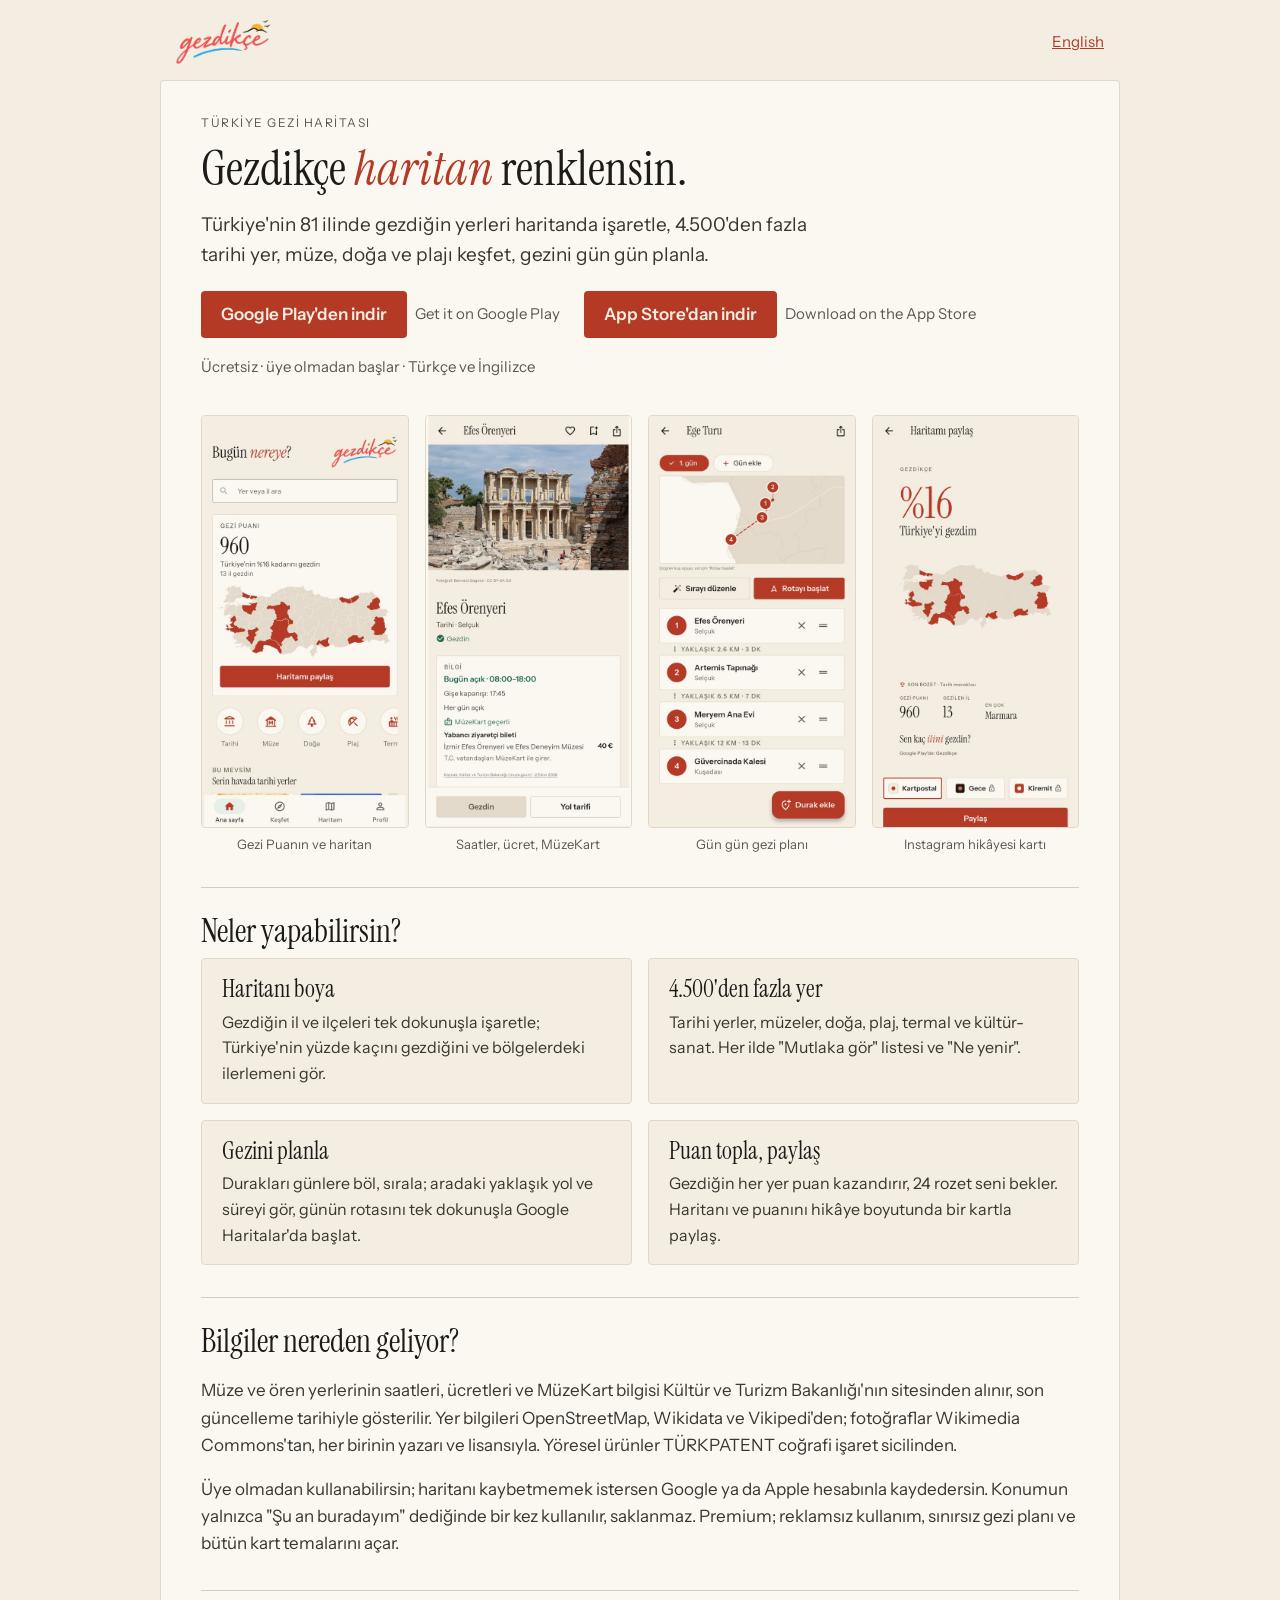
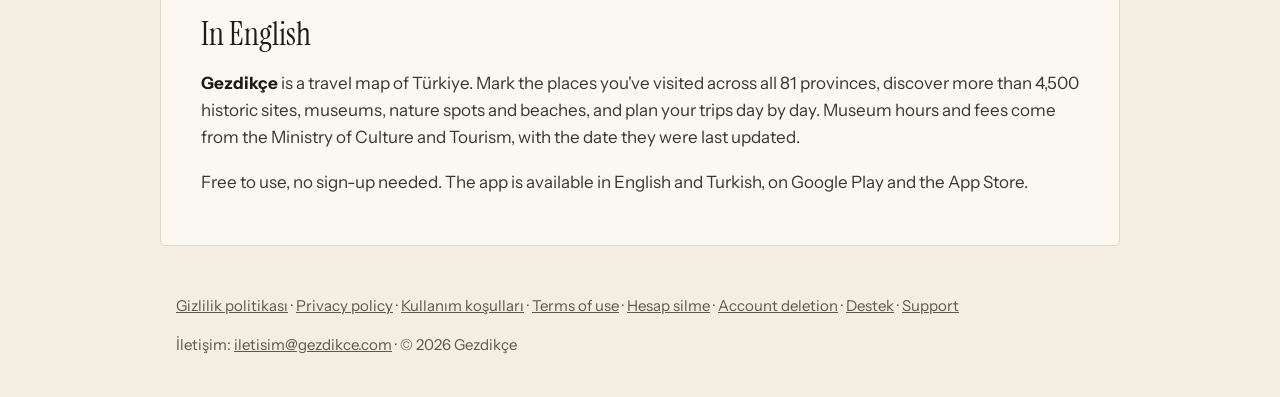
<file: index.html>
<!doctype html>
<html lang="tr">
<head>
<meta charset="utf-8">
<meta name="viewport" content="width=device-width, initial-scale=1">
<title>Türkiye&#x27;de gezdiğin yerlerin haritası · Gezdikçe</title>
<meta name="description" content="Türkiye&#x27;nin 81 ilinde gezdiğin yerleri haritanda işaretle, 4.500&#x27;den fazla tarihi yer, müze, doğa ve plajı keşfet, gezini gün gün planla.">
<meta name="apple-itunes-app" content="app-id=6827953929">
<link rel="stylesheet" href="stil.css">
<link rel="icon" type="image/png" href="simge.png">
<script>if(location.hostname.endsWith('.github.io')){location.replace('https://gezdikce.com'+location.pathname.replace(/^\/gezi-haritam/,'')+location.hash)}</script>
</head>
<body class="tanitim">
<header><a class="marka" href=""><img src="logo.png" alt="Gezdikçe" height="44"></a><a class="dil" href="#english">English</a></header>
<main>
<section class="giris">
<p class="ust-etiket">Türkiye gezi haritası</p>
<h1>Gezdikçe <em>haritan</em> renklensin.</h1>
<p class="lede">Türkiye'nin 81 ilinde gezdiğin yerleri haritanda işaretle, 4.500'den fazla tarihi yer, müze, doğa ve plajı keşfet, gezini gün gün planla.</p>
<p class="magazalar"><span class="magaza-satir"><a class="magaza" href="https://play.google.com/store/apps/details?id=com.gezdikce.app&amp;referrer=utm_source%3Dsite%26utm_medium%3Dweb%26utm_campaign%3Dana_sayfa">Google Play'den indir</a><span lang="en" class="ikincil">Get it on Google Play</span></span><span class="magaza-satir"><a class="magaza" href="https://apps.apple.com/tr/app/gezdik%C3%A7e/id6827953929">App Store'dan indir</a><span lang="en" class="ikincil">Download on the App Store</span></span></p>
<p class="not">Ücretsiz · üye olmadan başlar · Türkçe ve İngilizce</p>
</section>

<ul class="ekranlar">
<li><img src="gorsel/01_ana_sayfa.jpg" alt="Ana sayfa: Gezi Puanı ve Türkiye haritası" loading="lazy" width="540" height="1080"><span>Gezi Puanın ve haritan</span></li>
<li><img src="gorsel/04_yer.jpg" alt="Yer sayfası: Efes Örenyeri, ziyaret saatleri" loading="lazy" width="540" height="1080"><span>Saatler, ücret, MüzeKart</span></li>
<li><img src="gorsel/07_plan.jpg" alt="Gezi planı: günün durakları ve rota" loading="lazy" width="540" height="1080"><span>Gün gün gezi planı</span></li>
<li><img src="gorsel/06_paylasim.jpg" alt="Paylaşım kartı: Türkiye&#x27;nin yüzde kaçını gezdin" loading="lazy" width="540" height="1080"><span>Instagram hikâyesi kartı</span></li>
</ul>

<h2>Neler yapabilirsin?</h2>
<div class="ozellikler">
<div class="ozellik"><h3>Haritanı boya</h3><p>Gezdiğin il ve ilçeleri tek dokunuşla işaretle; Türkiye'nin yüzde kaçını gezdiğini ve bölgelerdeki ilerlemeni gör.</p></div>
<div class="ozellik"><h3>4.500'den fazla yer</h3><p>Tarihi yerler, müzeler, doğa, plaj, termal ve kültür-sanat. Her ilde "Mutlaka gör" listesi ve "Ne yenir".</p></div>
<div class="ozellik"><h3>Gezini planla</h3><p>Durakları günlere böl, sırala; aradaki yaklaşık yol ve süreyi gör, günün rotasını tek dokunuşla Google Haritalar'da başlat.</p></div>
<div class="ozellik"><h3>Puan topla, paylaş</h3><p>Gezdiğin her yer puan kazandırır, 24 rozet seni bekler. Haritanı ve puanını hikâye boyutunda bir kartla paylaş.</p></div>
</div>

<h2>Bilgiler nereden geliyor?</h2>
<p>Müze ve ören yerlerinin saatleri, ücretleri ve MüzeKart bilgisi Kültür ve Turizm Bakanlığı'nın sitesinden alınır, son güncelleme tarihiyle gösterilir. Yer bilgileri OpenStreetMap, Wikidata ve Vikipedi'den; fotoğraflar Wikimedia Commons'tan, her birinin yazarı ve lisansıyla. Yöresel ürünler TÜRKPATENT coğrafi işaret sicilinden.</p>
<p>Üye olmadan kullanabilirsin; haritanı kaybetmemek istersen Google ya da Apple hesabınla kaydedersin. Konumun yalnızca "Şu an buradayım" dediğinde bir kez kullanılır, saklanmaz. Premium; reklamsız kullanım, sınırsız gezi planı ve bütün kart temalarını açar.</p>

<h2 id="english" lang="en">In English</h2>
<div lang="en">
<p><strong>Gezdikçe</strong> is a travel map of Türkiye. Mark the places you've visited across all 81 provinces, discover more than 4,500 historic sites, museums, nature spots and beaches, and plan your trips day by day. Museum hours and fees come from the Ministry of Culture and Tourism, with the date they were last updated.</p>
<p>Free to use, no sign-up needed. The app is available in English and Turkish, on Google Play and the App Store.</p>
</div>
</main>
<footer class="alt">
<p><a href="gizlilik/">Gizlilik politikası</a> · <a href="privacy/">Privacy policy</a> · <a href="kullanim-kosullari/">Kullanım koşulları</a> · <a href="terms/">Terms of use</a> · <a href="hesap-silme/">Hesap silme</a> · <a href="hesap-silme/#english">Account deletion</a> · <a href="destek/">Destek</a> · <a href="support/">Support</a></p>
<p>İletişim: <a href="mailto:iletisim@gezdikce.com">iletisim@gezdikce.com</a> · © 2026 Gezdikçe</p>
</footer>
</body>
</html>
</file>
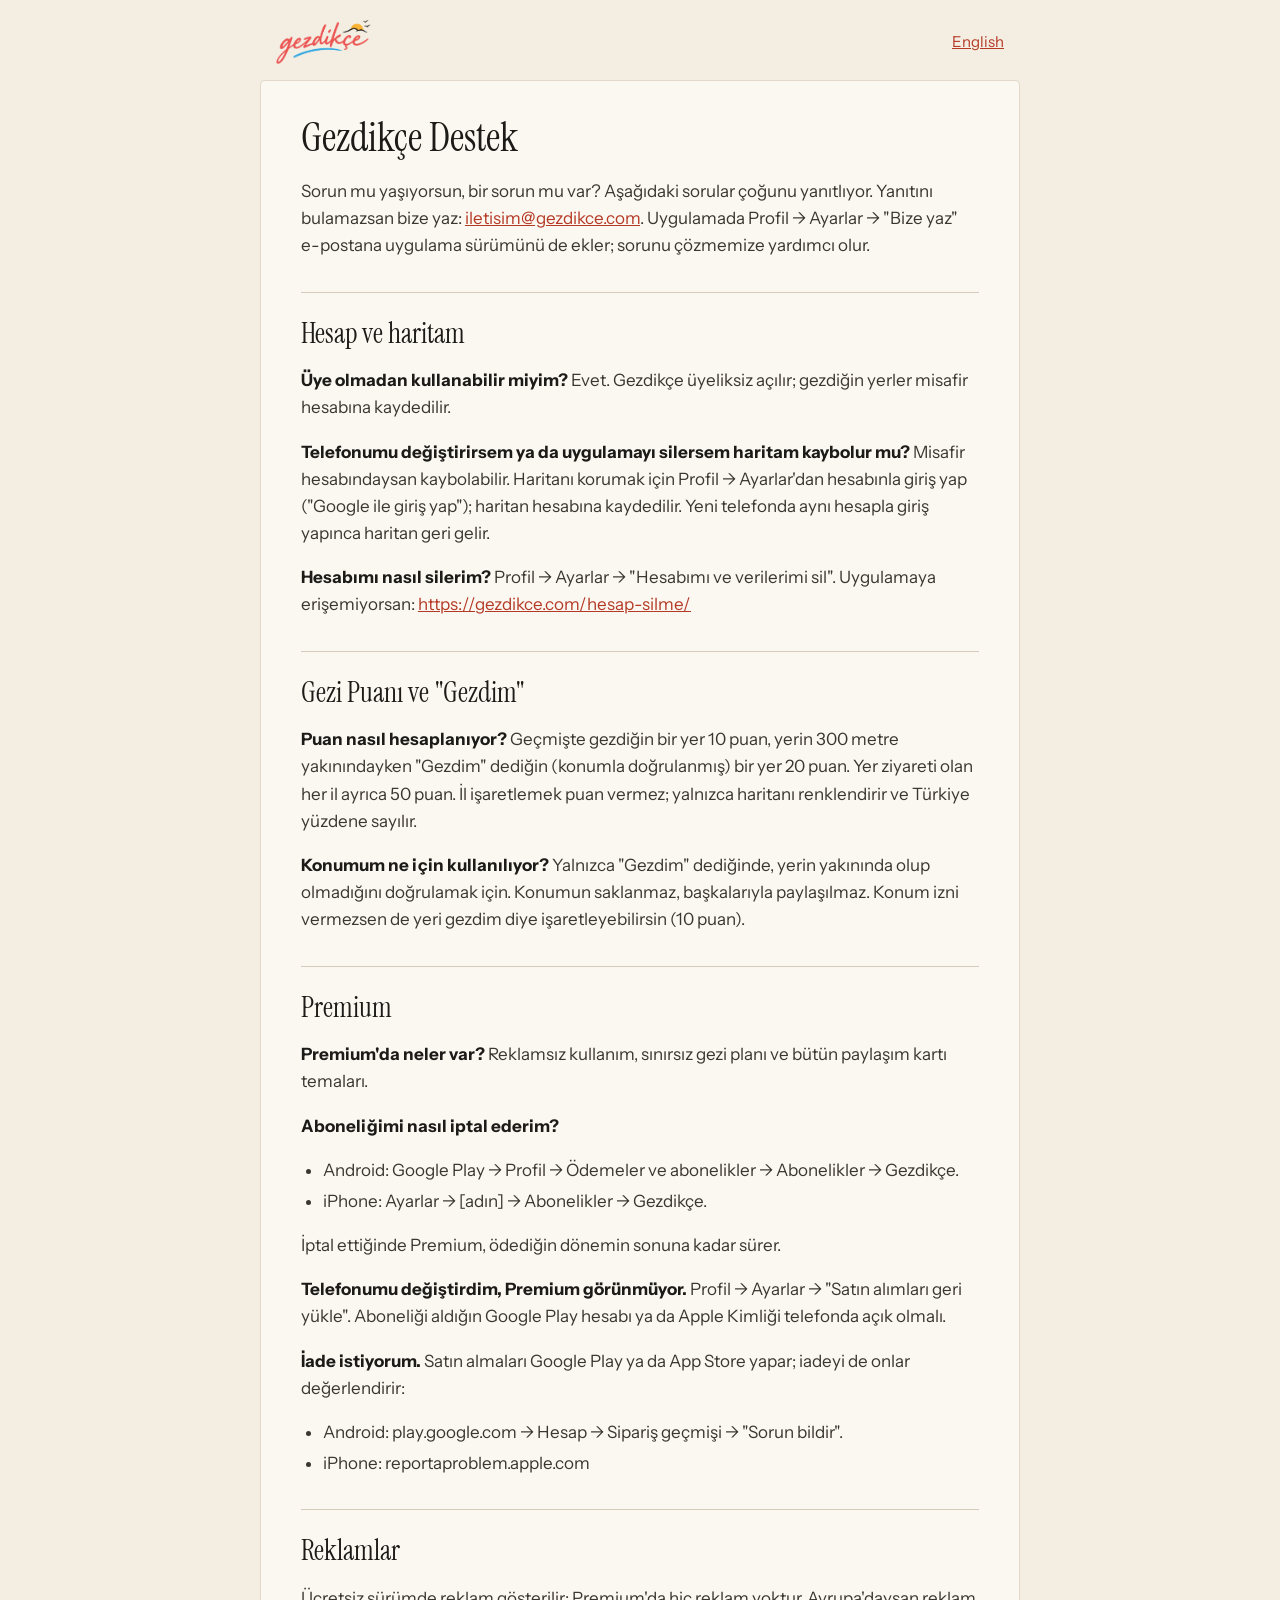
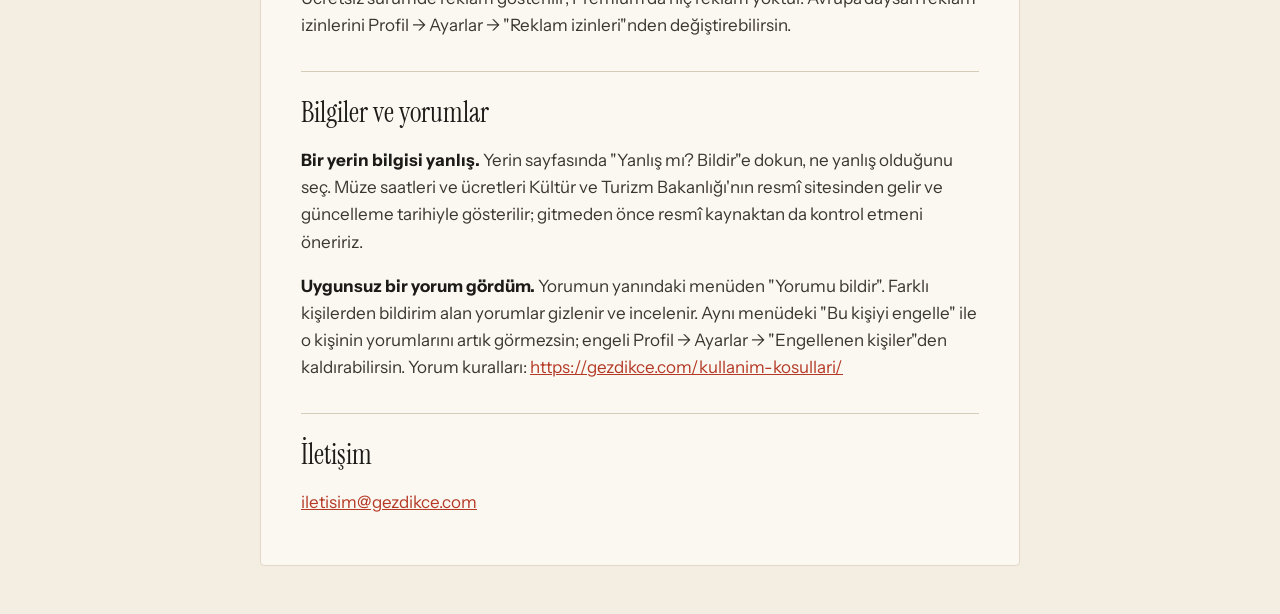
<file: destek/index.html>
<!doctype html>
<html lang="tr">
<head>
<meta charset="utf-8">
<meta name="viewport" content="width=device-width, initial-scale=1">
<title>Destek · Gezdikçe</title>
<meta name="apple-itunes-app" content="app-id=6827953929">
<link rel="stylesheet" href="../stil.css">
<link rel="icon" type="image/png" href="../simge.png">
<script>if(location.hostname.endsWith('.github.io')){location.replace('https://gezdikce.com'+location.pathname.replace(/^\/gezi-haritam/,'')+location.hash)}</script>
</head>
<body>
<header><a class="marka" href="../"><img src="../logo.png" alt="Gezdikçe" height="44"></a><a class="dil" href="../support/">English</a></header>
<main>
<h1 id="gezdikce-destek">Gezdikçe Destek</h1>
<p>Sorun mu yaşıyorsun, bir sorun mu var? Aşağıdaki sorular çoğunu yanıtlıyor. Yanıtını bulamazsan bize yaz: <a href="mailto:iletisim@gezdikce.com">iletisim@gezdikce.com</a>. Uygulamada Profil → Ayarlar → "Bize yaz" e-postana uygulama sürümünü de ekler; sorunu çözmemize yardımcı olur.</p>
<h2 id="hesap-ve-haritam">Hesap ve haritam</h2>
<p><strong>Üye olmadan kullanabilir miyim?</strong> Evet. Gezdikçe üyeliksiz açılır; gezdiğin yerler misafir hesabına kaydedilir.</p>
<p><strong>Telefonumu değiştirirsem ya da uygulamayı silersem haritam kaybolur mu?</strong> Misafir hesabındaysan kaybolabilir. Haritanı korumak için Profil → Ayarlar'dan hesabınla giriş yap ("Google ile giriş yap"); haritan hesabına kaydedilir. Yeni telefonda aynı hesapla giriş yapınca haritan geri gelir.</p>
<p><strong>Hesabımı nasıl silerim?</strong> Profil → Ayarlar → "Hesabımı ve verilerimi sil". Uygulamaya erişemiyorsan: <a href="https://gezdikce.com/hesap-silme/">https://gezdikce.com/hesap-silme/</a></p>
<h2 id="gezi-puani-ve-gezdim">Gezi Puanı ve "Gezdim"</h2>
<p><strong>Puan nasıl hesaplanıyor?</strong> Geçmişte gezdiğin bir yer 10 puan, yerin 300 metre yakınındayken "Gezdim" dediğin (konumla doğrulanmış) bir yer 20 puan. Yer ziyareti olan her il ayrıca 50 puan. İl işaretlemek puan vermez; yalnızca haritanı renklendirir ve Türkiye yüzdene sayılır.</p>
<p><strong>Konumum ne için kullanılıyor?</strong> Yalnızca "Gezdim" dediğinde, yerin yakınında olup olmadığını doğrulamak için. Konumun saklanmaz, başkalarıyla paylaşılmaz. Konum izni vermezsen de yeri gezdim diye işaretleyebilirsin (10 puan).</p>
<h2 id="premium">Premium</h2>
<p><strong>Premium'da neler var?</strong> Reklamsız kullanım, sınırsız gezi planı ve bütün paylaşım kartı temaları.</p>
<p><strong>Aboneliğimi nasıl iptal ederim?</strong></p>
<ul><li>Android: Google Play → Profil → Ödemeler ve abonelikler → Abonelikler → Gezdikçe.</li><li>iPhone: Ayarlar → [adın] → Abonelikler → Gezdikçe.</li></ul>
<p>İptal ettiğinde Premium, ödediğin dönemin sonuna kadar sürer.</p>
<p><strong>Telefonumu değiştirdim, Premium görünmüyor.</strong> Profil → Ayarlar → "Satın alımları geri yükle". Aboneliği aldığın Google Play hesabı ya da Apple Kimliği telefonda açık olmalı.</p>
<p><strong>İade istiyorum.</strong> Satın almaları Google Play ya da App Store yapar; iadeyi de onlar değerlendirir:</p>
<ul><li>Android: play.google.com → Hesap → Sipariş geçmişi → "Sorun bildir".</li><li>iPhone: reportaproblem.apple.com</li></ul>
<h2 id="reklamlar">Reklamlar</h2>
<p>Ücretsiz sürümde reklam gösterilir; Premium'da hiç reklam yoktur. Avrupa'daysan reklam izinlerini Profil → Ayarlar → "Reklam izinleri"nden değiştirebilirsin.</p>
<h2 id="bilgiler-ve-yorumlar">Bilgiler ve yorumlar</h2>
<p><strong>Bir yerin bilgisi yanlış.</strong> Yerin sayfasında "Yanlış mı? Bildir"e dokun, ne yanlış olduğunu seç. Müze saatleri ve ücretleri Kültür ve Turizm Bakanlığı'nın resmî sitesinden gelir ve güncelleme tarihiyle gösterilir; gitmeden önce resmî kaynaktan da kontrol etmeni öneririz.</p>
<p><strong>Uygunsuz bir yorum gördüm.</strong> Yorumun yanındaki menüden "Yorumu bildir". Farklı kişilerden bildirim alan yorumlar gizlenir ve incelenir. Aynı menüdeki "Bu kişiyi engelle" ile o kişinin yorumlarını artık görmezsin; engeli Profil → Ayarlar → "Engellenen kişiler"den kaldırabilirsin. Yorum kuralları: <a href="https://gezdikce.com/kullanim-kosullari/">https://gezdikce.com/kullanim-kosullari/</a></p>
<h2 id="i-letisim">İletişim</h2>
<p><a href="mailto:iletisim@gezdikce.com">iletisim@gezdikce.com</a></p>
</main>
</body>
</html>
</file>
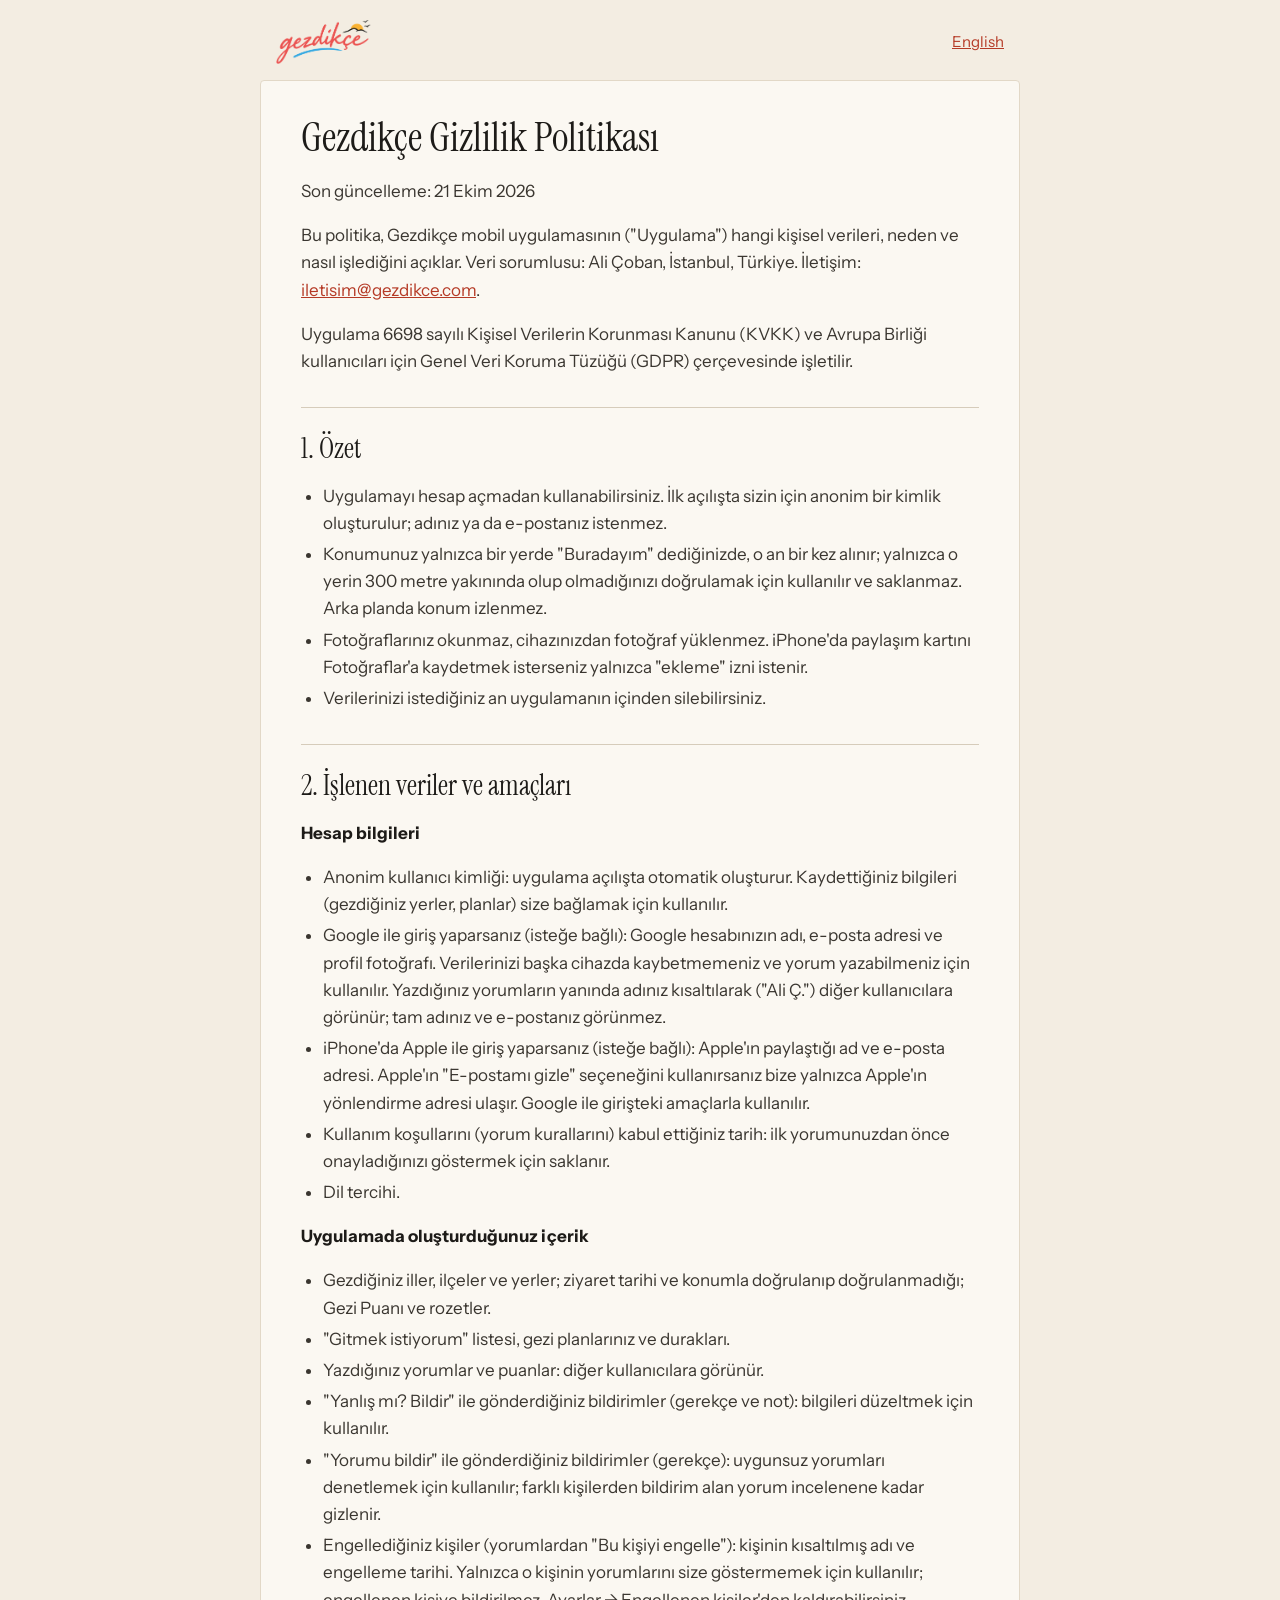
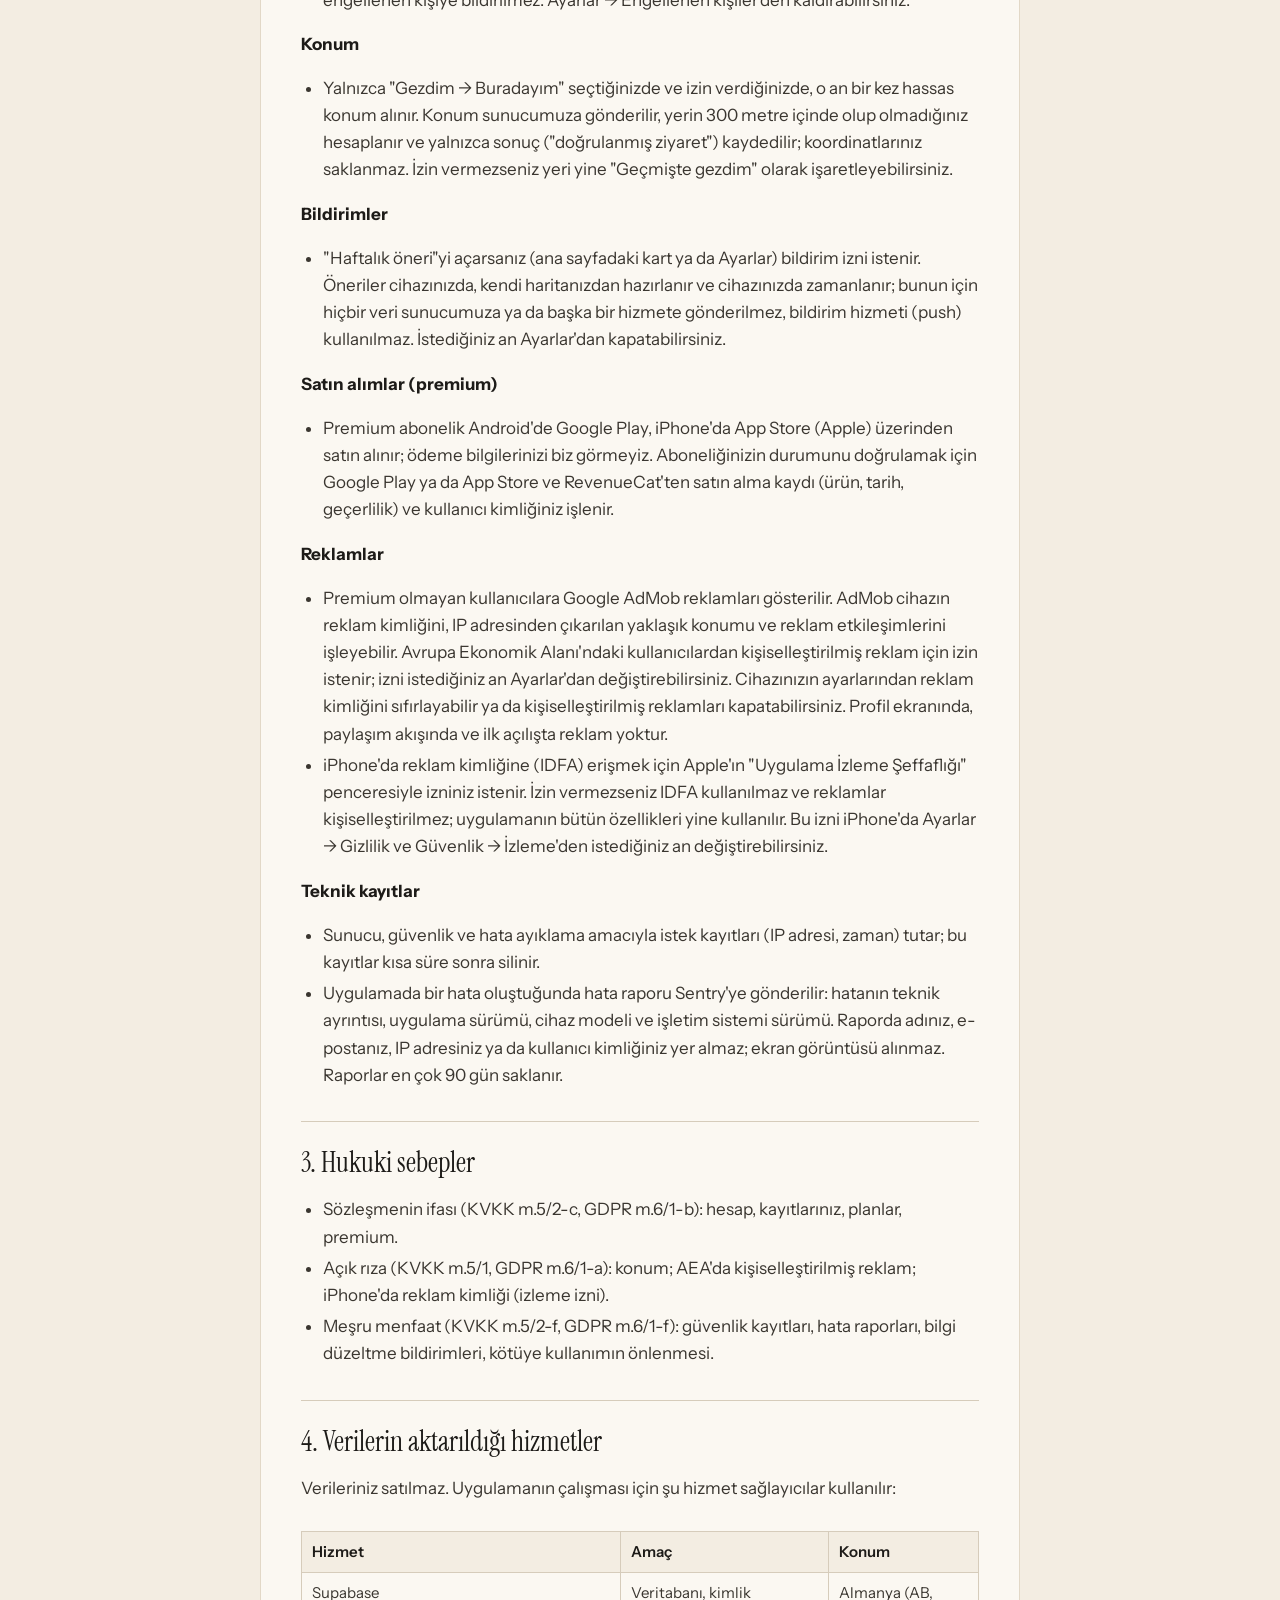
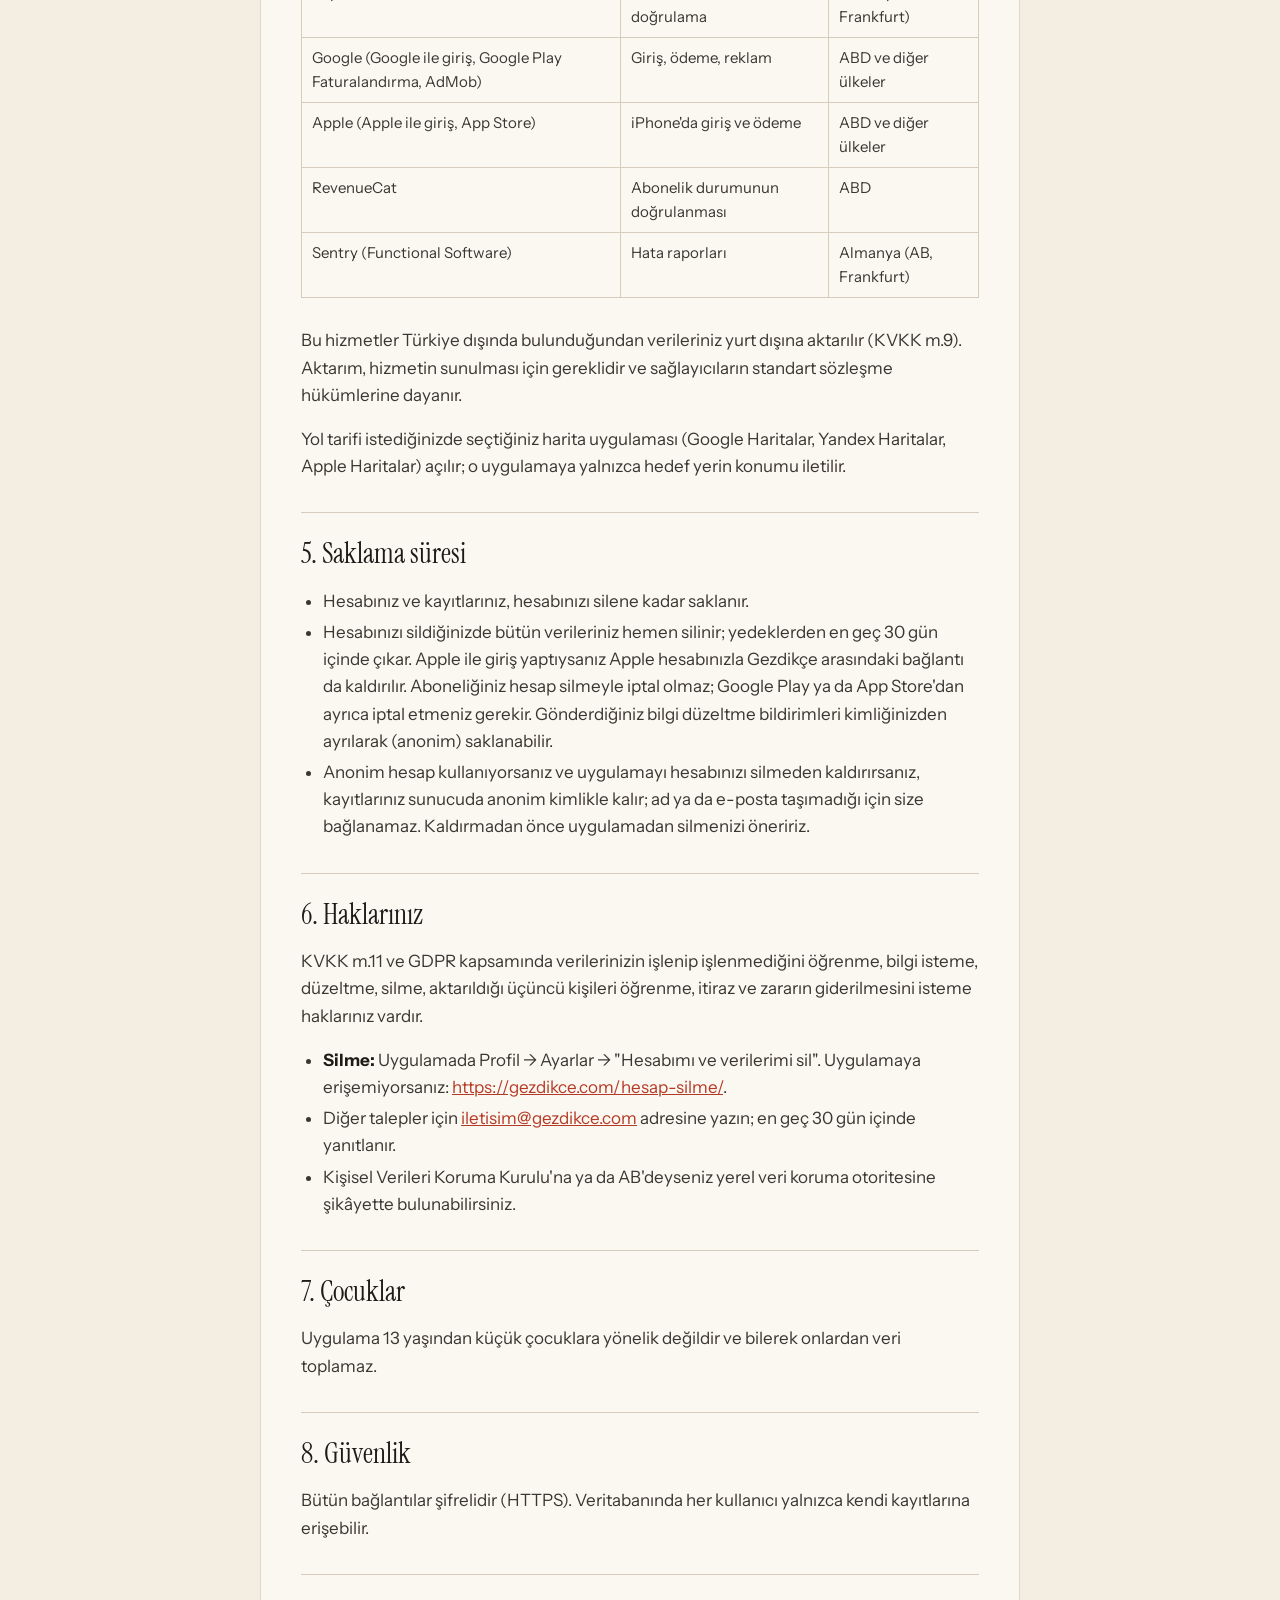
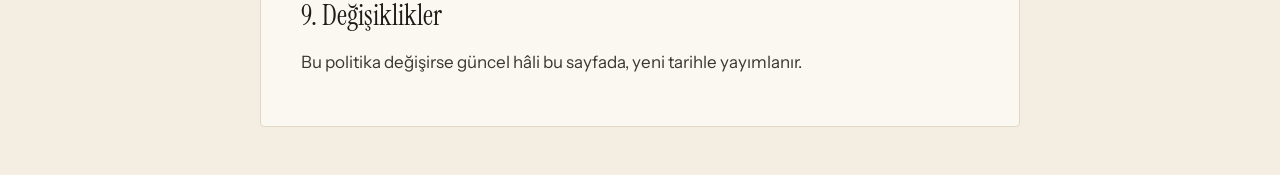
<file: gizlilik/index.html>
<!doctype html>
<html lang="tr">
<head>
<meta charset="utf-8">
<meta name="viewport" content="width=device-width, initial-scale=1">
<title>Gizlilik Politikası · Gezdikçe</title>
<meta name="apple-itunes-app" content="app-id=6827953929">
<link rel="stylesheet" href="../stil.css">
<link rel="icon" type="image/png" href="../simge.png">
<script>if(location.hostname.endsWith('.github.io')){location.replace('https://gezdikce.com'+location.pathname.replace(/^\/gezi-haritam/,'')+location.hash)}</script>
</head>
<body>
<header><a class="marka" href="../"><img src="../logo.png" alt="Gezdikçe" height="44"></a><a class="dil" href="../privacy/">English</a></header>
<main>
<h1 id="gezdikce-gizlilik-politikasi">Gezdikçe Gizlilik Politikası</h1>
<p>Son güncelleme: 21 Ekim 2026</p>
<p>Bu politika, Gezdikçe mobil uygulamasının ("Uygulama") hangi kişisel verileri, neden ve nasıl işlediğini açıklar. Veri sorumlusu: Ali Çoban, İstanbul, Türkiye. İletişim: <a href="mailto:iletisim@gezdikce.com">iletisim@gezdikce.com</a>.</p>
<p>Uygulama 6698 sayılı Kişisel Verilerin Korunması Kanunu (KVKK) ve Avrupa Birliği kullanıcıları için Genel Veri Koruma Tüzüğü (GDPR) çerçevesinde işletilir.</p>
<h2 id="1-ozet">1. Özet</h2>
<ul><li>Uygulamayı hesap açmadan kullanabilirsiniz. İlk açılışta sizin için anonim bir kimlik oluşturulur; adınız ya da e-postanız istenmez.</li><li>Konumunuz yalnızca bir yerde "Buradayım" dediğinizde, o an bir kez alınır; yalnızca o yerin 300 metre yakınında olup olmadığınızı doğrulamak için kullanılır ve saklanmaz. Arka planda konum izlenmez.</li><li>Fotoğraflarınız okunmaz, cihazınızdan fotoğraf yüklenmez. iPhone'da paylaşım kartını Fotoğraflar'a kaydetmek isterseniz yalnızca "ekleme" izni istenir.</li><li>Verilerinizi istediğiniz an uygulamanın içinden silebilirsiniz.</li></ul>
<h2 id="2-i-slenen-veriler-ve-amaclari">2. İşlenen veriler ve amaçları</h2>
<p><strong>Hesap bilgileri</strong></p>
<ul><li>Anonim kullanıcı kimliği: uygulama açılışta otomatik oluşturur. Kaydettiğiniz bilgileri (gezdiğiniz yerler, planlar) size bağlamak için kullanılır.</li><li>Google ile giriş yaparsanız (isteğe bağlı): Google hesabınızın adı, e-posta adresi ve profil fotoğrafı. Verilerinizi başka cihazda kaybetmemeniz ve yorum yazabilmeniz için kullanılır. Yazdığınız yorumların yanında adınız kısaltılarak ("Ali Ç.") diğer kullanıcılara görünür; tam adınız ve e-postanız görünmez.</li><li>iPhone'da Apple ile giriş yaparsanız (isteğe bağlı): Apple'ın paylaştığı ad ve e-posta adresi. Apple'ın "E-postamı gizle" seçeneğini kullanırsanız bize yalnızca Apple'ın yönlendirme adresi ulaşır. Google ile girişteki amaçlarla kullanılır.</li><li>Kullanım koşullarını (yorum kurallarını) kabul ettiğiniz tarih: ilk yorumunuzdan önce onayladığınızı göstermek için saklanır.</li><li>Dil tercihi.</li></ul>
<p><strong>Uygulamada oluşturduğunuz içerik</strong></p>
<ul><li>Gezdiğiniz iller, ilçeler ve yerler; ziyaret tarihi ve konumla doğrulanıp doğrulanmadığı; Gezi Puanı ve rozetler.</li><li>"Gitmek istiyorum" listesi, gezi planlarınız ve durakları.</li><li>Yazdığınız yorumlar ve puanlar: diğer kullanıcılara görünür.</li><li>"Yanlış mı? Bildir" ile gönderdiğiniz bildirimler (gerekçe ve not): bilgileri düzeltmek için kullanılır.</li><li>"Yorumu bildir" ile gönderdiğiniz bildirimler (gerekçe): uygunsuz yorumları denetlemek için kullanılır; farklı kişilerden bildirim alan yorum incelenene kadar gizlenir.</li><li>Engellediğiniz kişiler (yorumlardan "Bu kişiyi engelle"): kişinin kısaltılmış adı ve engelleme tarihi. Yalnızca o kişinin yorumlarını size göstermemek için kullanılır; engellenen kişiye bildirilmez. Ayarlar → Engellenen kişiler'den kaldırabilirsiniz.</li></ul>
<p><strong>Konum</strong></p>
<ul><li>Yalnızca "Gezdim → Buradayım" seçtiğinizde ve izin verdiğinizde, o an bir kez hassas konum alınır. Konum sunucumuza gönderilir, yerin 300 metre içinde olup olmadığınız hesaplanır ve yalnızca sonuç ("doğrulanmış ziyaret") kaydedilir; koordinatlarınız saklanmaz. İzin vermezseniz yeri yine "Geçmişte gezdim" olarak işaretleyebilirsiniz.</li></ul>
<p><strong>Bildirimler</strong></p>
<ul><li>"Haftalık öneri"yi açarsanız (ana sayfadaki kart ya da Ayarlar) bildirim izni istenir. Öneriler cihazınızda, kendi haritanızdan hazırlanır ve cihazınızda zamanlanır; bunun için hiçbir veri sunucumuza ya da başka bir hizmete gönderilmez, bildirim hizmeti (push) kullanılmaz. İstediğiniz an Ayarlar'dan kapatabilirsiniz.</li></ul>
<p><strong>Satın alımlar (premium)</strong></p>
<ul><li>Premium abonelik Android'de Google Play, iPhone'da App Store (Apple) üzerinden satın alınır; ödeme bilgilerinizi biz görmeyiz. Aboneliğinizin durumunu doğrulamak için Google Play ya da App Store ve RevenueCat'ten satın alma kaydı (ürün, tarih, geçerlilik) ve kullanıcı kimliğiniz işlenir.</li></ul>
<p><strong>Reklamlar</strong></p>
<ul><li>Premium olmayan kullanıcılara Google AdMob reklamları gösterilir. AdMob cihazın reklam kimliğini, IP adresinden çıkarılan yaklaşık konumu ve reklam etkileşimlerini işleyebilir. Avrupa Ekonomik Alanı'ndaki kullanıcılardan kişiselleştirilmiş reklam için izin istenir; izni istediğiniz an Ayarlar'dan değiştirebilirsiniz. Cihazınızın ayarlarından reklam kimliğini sıfırlayabilir ya da kişiselleştirilmiş reklamları kapatabilirsiniz. Profil ekranında, paylaşım akışında ve ilk açılışta reklam yoktur.</li><li>iPhone'da reklam kimliğine (IDFA) erişmek için Apple'ın "Uygulama İzleme Şeffaflığı" penceresiyle izniniz istenir. İzin vermezseniz IDFA kullanılmaz ve reklamlar kişiselleştirilmez; uygulamanın bütün özellikleri yine kullanılır. Bu izni iPhone'da Ayarlar → Gizlilik ve Güvenlik → İzleme'den istediğiniz an değiştirebilirsiniz.</li></ul>
<p><strong>Teknik kayıtlar</strong></p>
<ul><li>Sunucu, güvenlik ve hata ayıklama amacıyla istek kayıtları (IP adresi, zaman) tutar; bu kayıtlar kısa süre sonra silinir.</li><li>Uygulamada bir hata oluştuğunda hata raporu Sentry'ye gönderilir: hatanın teknik ayrıntısı, uygulama sürümü, cihaz modeli ve işletim sistemi sürümü. Raporda adınız, e-postanız, IP adresiniz ya da kullanıcı kimliğiniz yer almaz; ekran görüntüsü alınmaz. Raporlar en çok 90 gün saklanır.</li></ul>
<h2 id="3-hukuki-sebepler">3. Hukuki sebepler</h2>
<ul><li>Sözleşmenin ifası (KVKK m.5/2-c, GDPR m.6/1-b): hesap, kayıtlarınız, planlar, premium.</li><li>Açık rıza (KVKK m.5/1, GDPR m.6/1-a): konum; AEA'da kişiselleştirilmiş reklam; iPhone'da reklam kimliği (izleme izni).</li><li>Meşru menfaat (KVKK m.5/2-f, GDPR m.6/1-f): güvenlik kayıtları, hata raporları, bilgi düzeltme bildirimleri, kötüye kullanımın önlenmesi.</li></ul>
<h2 id="4-verilerin-aktarildigi-hizmetler">4. Verilerin aktarıldığı hizmetler</h2>
<p>Verileriniz satılmaz. Uygulamanın çalışması için şu hizmet sağlayıcılar kullanılır:</p>
<div class="tablo"><table><thead><tr><th>Hizmet</th><th>Amaç</th><th>Konum</th></tr></thead><tbody><tr><td>Supabase</td><td>Veritabanı, kimlik doğrulama</td><td>Almanya (AB, Frankfurt)</td></tr><tr><td>Google (Google ile giriş, Google Play Faturalandırma, AdMob)</td><td>Giriş, ödeme, reklam</td><td>ABD ve diğer ülkeler</td></tr><tr><td>Apple (Apple ile giriş, App Store)</td><td>iPhone'da giriş ve ödeme</td><td>ABD ve diğer ülkeler</td></tr><tr><td>RevenueCat</td><td>Abonelik durumunun doğrulanması</td><td>ABD</td></tr><tr><td>Sentry (Functional Software)</td><td>Hata raporları</td><td>Almanya (AB, Frankfurt)</td></tr></tbody></table></div>
<p>Bu hizmetler Türkiye dışında bulunduğundan verileriniz yurt dışına aktarılır (KVKK m.9). Aktarım, hizmetin sunulması için gereklidir ve sağlayıcıların standart sözleşme hükümlerine dayanır.</p>
<p>Yol tarifi istediğinizde seçtiğiniz harita uygulaması (Google Haritalar, Yandex Haritalar, Apple Haritalar) açılır; o uygulamaya yalnızca hedef yerin konumu iletilir.</p>
<h2 id="5-saklama-suresi">5. Saklama süresi</h2>
<ul><li>Hesabınız ve kayıtlarınız, hesabınızı silene kadar saklanır.</li><li>Hesabınızı sildiğinizde bütün verileriniz hemen silinir; yedeklerden en geç 30 gün içinde çıkar. Apple ile giriş yaptıysanız Apple hesabınızla Gezdikçe arasındaki bağlantı da kaldırılır. Aboneliğiniz hesap silmeyle iptal olmaz; Google Play ya da App Store'dan ayrıca iptal etmeniz gerekir. Gönderdiğiniz bilgi düzeltme bildirimleri kimliğinizden ayrılarak (anonim) saklanabilir.</li><li>Anonim hesap kullanıyorsanız ve uygulamayı hesabınızı silmeden kaldırırsanız, kayıtlarınız sunucuda anonim kimlikle kalır; ad ya da e-posta taşımadığı için size bağlanamaz. Kaldırmadan önce uygulamadan silmenizi öneririz.</li></ul>
<h2 id="6-haklariniz">6. Haklarınız</h2>
<p>KVKK m.11 ve GDPR kapsamında verilerinizin işlenip işlenmediğini öğrenme, bilgi isteme, düzeltme, silme, aktarıldığı üçüncü kişileri öğrenme, itiraz ve zararın giderilmesini isteme haklarınız vardır.</p>
<ul><li><strong>Silme:</strong> Uygulamada Profil → Ayarlar → "Hesabımı ve verilerimi sil". Uygulamaya erişemiyorsanız: <a href="https://gezdikce.com/hesap-silme/">https://gezdikce.com/hesap-silme/</a>.</li><li>Diğer talepler için <a href="mailto:iletisim@gezdikce.com">iletisim@gezdikce.com</a> adresine yazın; en geç 30 gün içinde yanıtlanır.</li><li>Kişisel Verileri Koruma Kurulu'na ya da AB'deyseniz yerel veri koruma otoritesine şikâyette bulunabilirsiniz.</li></ul>
<h2 id="7-cocuklar">7. Çocuklar</h2>
<p>Uygulama 13 yaşından küçük çocuklara yönelik değildir ve bilerek onlardan veri toplamaz.</p>
<h2 id="8-guvenlik">8. Güvenlik</h2>
<p>Bütün bağlantılar şifrelidir (HTTPS). Veritabanında her kullanıcı yalnızca kendi kayıtlarına erişebilir.</p>
<h2 id="9-degisiklikler">9. Değişiklikler</h2>
<p>Bu politika değişirse güncel hâli bu sayfada, yeni tarihle yayımlanır.</p>
</main>
</body>
</html>
</file>
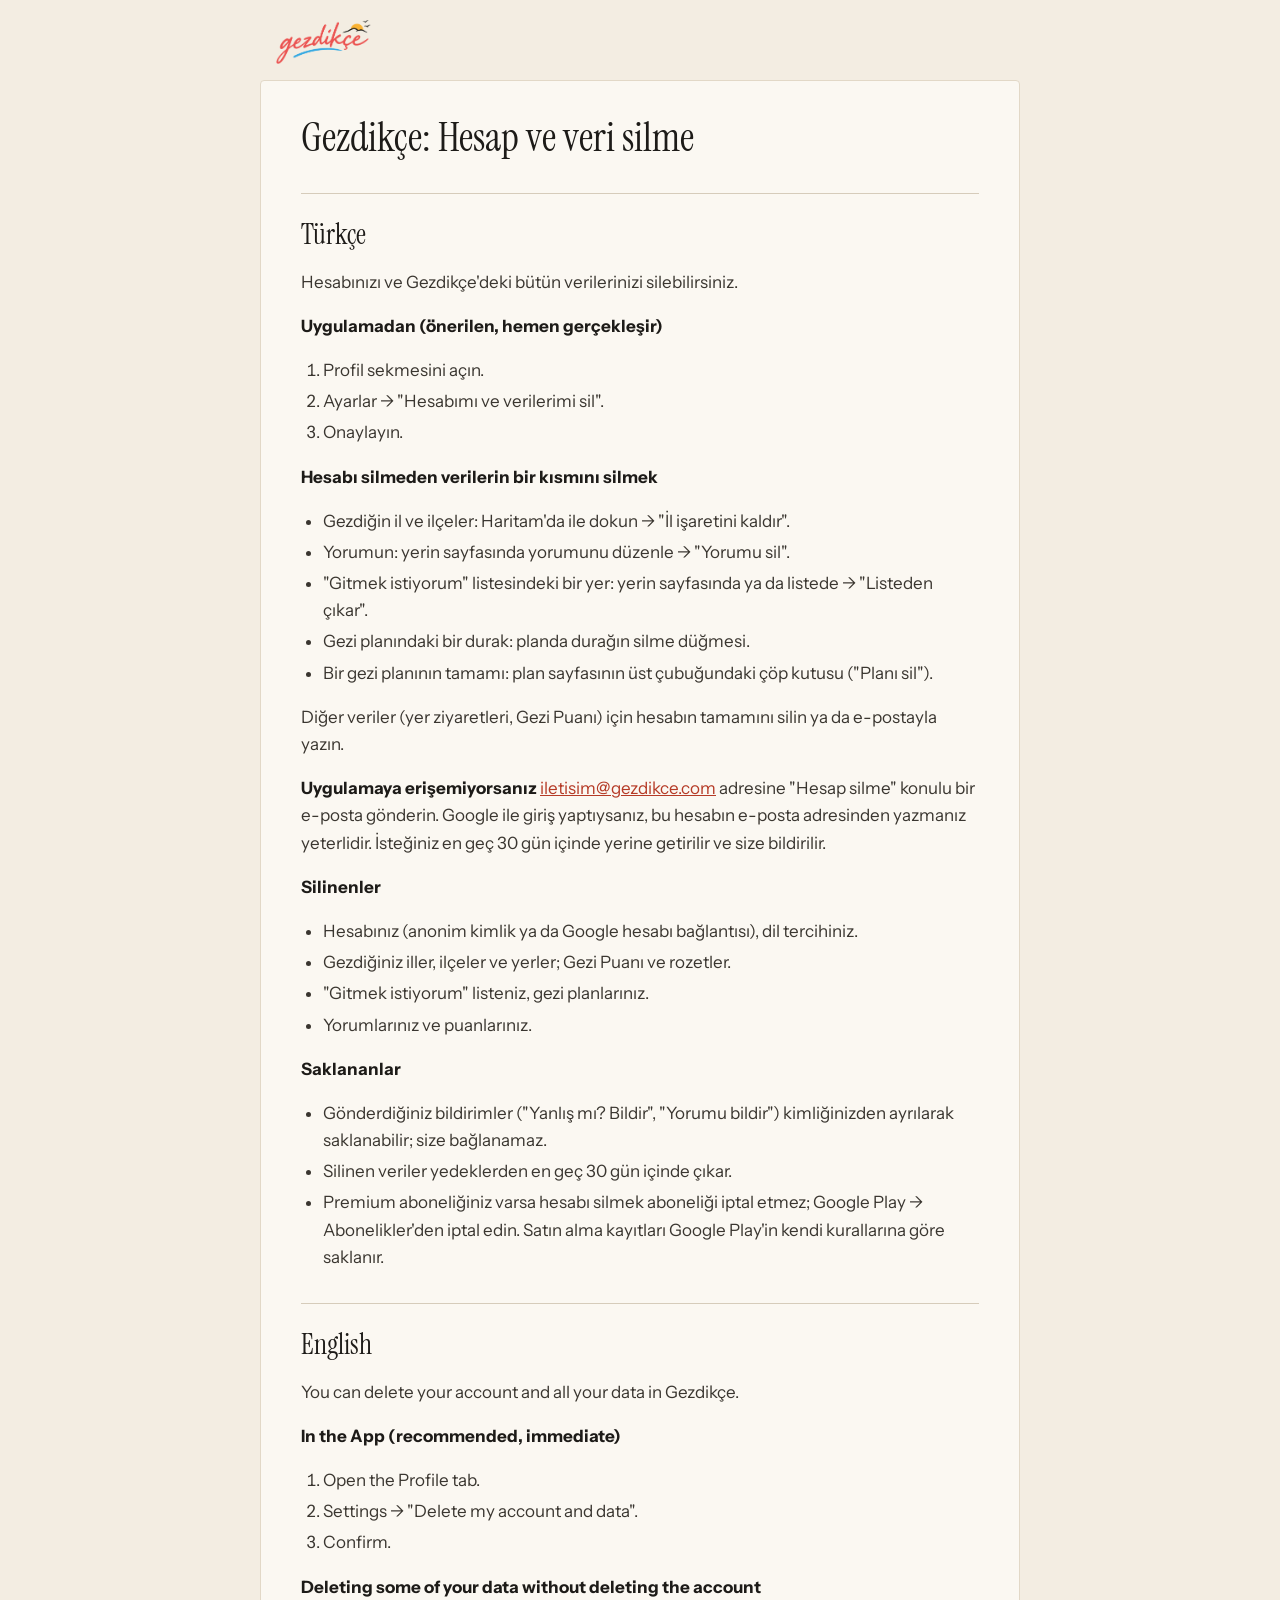
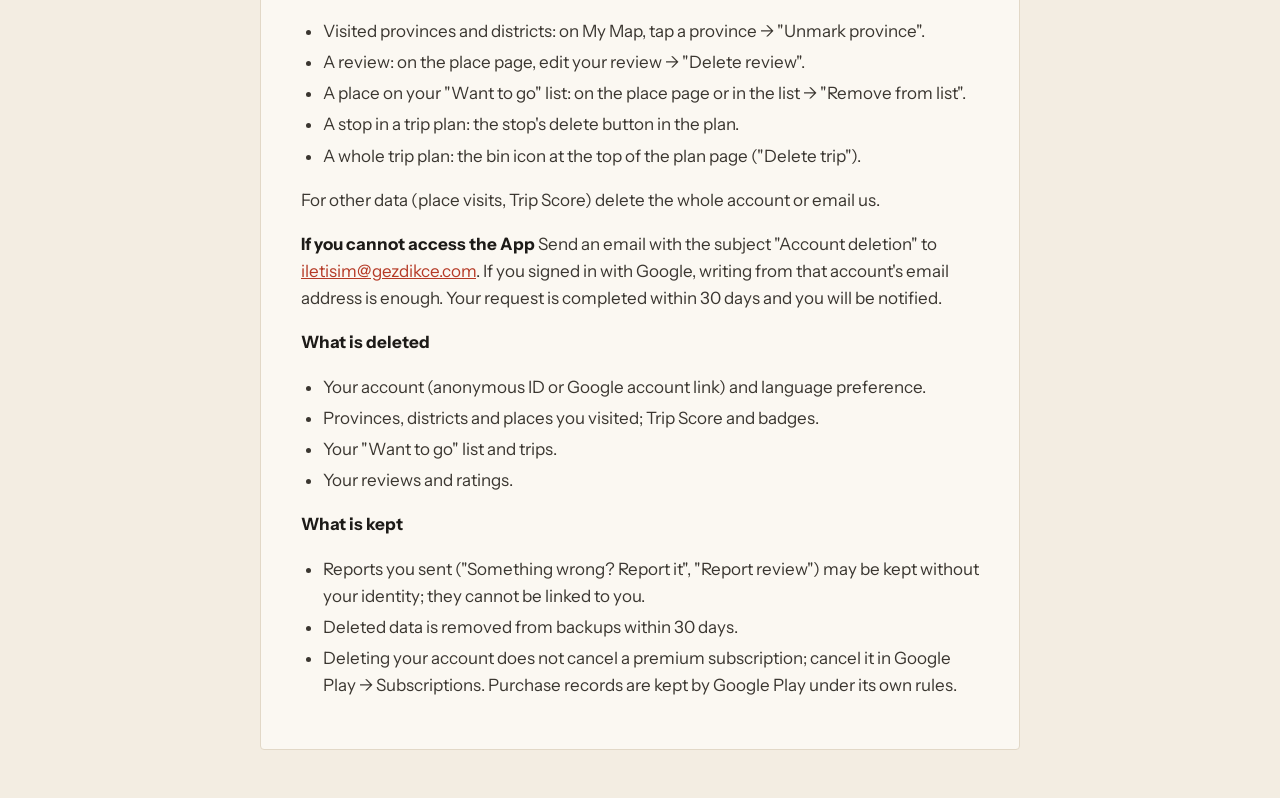
<file: hesap-silme/index.html>
<!doctype html>
<html lang="tr">
<head>
<meta charset="utf-8">
<meta name="viewport" content="width=device-width, initial-scale=1">
<title>Hesap ve veri silme / Account deletion · Gezdikçe</title>
<meta name="apple-itunes-app" content="app-id=6827953929">
<link rel="stylesheet" href="../stil.css">
<link rel="icon" type="image/png" href="../simge.png">
<script>if(location.hostname.endsWith('.github.io')){location.replace('https://gezdikce.com'+location.pathname.replace(/^\/gezi-haritam/,'')+location.hash)}</script>
</head>
<body>
<header><a class="marka" href="../"><img src="../logo.png" alt="Gezdikçe" height="44"></a></header>
<main>
<h1 id="gezdikce-hesap-ve-veri-silme">Gezdikçe: Hesap ve veri silme</h1>
<h2 id="turkce">Türkçe</h2>
<p>Hesabınızı ve Gezdikçe'deki bütün verilerinizi silebilirsiniz.</p>
<p><strong>Uygulamadan (önerilen, hemen gerçekleşir)</strong></p>
<ol><li>Profil sekmesini açın.</li><li>Ayarlar → "Hesabımı ve verilerimi sil".</li><li>Onaylayın.</li></ol>
<p><strong>Hesabı silmeden verilerin bir kısmını silmek</strong></p>
<ul><li>Gezdiğin il ve ilçeler: Haritam'da ile dokun → "İl işaretini kaldır".</li><li>Yorumun: yerin sayfasında yorumunu düzenle → "Yorumu sil".</li><li>"Gitmek istiyorum" listesindeki bir yer: yerin sayfasında ya da listede → "Listeden çıkar".</li><li>Gezi planındaki bir durak: planda durağın silme düğmesi.</li><li>Bir gezi planının tamamı: plan sayfasının üst çubuğundaki çöp kutusu ("Planı sil").</li></ul>
<p>Diğer veriler (yer ziyaretleri, Gezi Puanı) için hesabın tamamını silin ya da e-postayla yazın.</p>
<p><strong>Uygulamaya erişemiyorsanız</strong> <a href="mailto:iletisim@gezdikce.com">iletisim@gezdikce.com</a> adresine "Hesap silme" konulu bir e-posta gönderin. Google ile giriş yaptıysanız, bu hesabın e-posta adresinden yazmanız yeterlidir. İsteğiniz en geç 30 gün içinde yerine getirilir ve size bildirilir.</p>
<p><strong>Silinenler</strong></p>
<ul><li>Hesabınız (anonim kimlik ya da Google hesabı bağlantısı), dil tercihiniz.</li><li>Gezdiğiniz iller, ilçeler ve yerler; Gezi Puanı ve rozetler.</li><li>"Gitmek istiyorum" listeniz, gezi planlarınız.</li><li>Yorumlarınız ve puanlarınız.</li></ul>
<p><strong>Saklananlar</strong></p>
<ul><li>Gönderdiğiniz bildirimler ("Yanlış mı? Bildir", "Yorumu bildir") kimliğinizden ayrılarak saklanabilir; size bağlanamaz.</li><li>Silinen veriler yedeklerden en geç 30 gün içinde çıkar.</li><li>Premium aboneliğiniz varsa hesabı silmek aboneliği iptal etmez; Google Play → Abonelikler'den iptal edin. Satın alma kayıtları Google Play'in kendi kurallarına göre saklanır.</li></ul>
<h2 id="english">English</h2>
<p>You can delete your account and all your data in Gezdikçe.</p>
<p><strong>In the App (recommended, immediate)</strong></p>
<ol><li>Open the Profile tab.</li><li>Settings → "Delete my account and data".</li><li>Confirm.</li></ol>
<p><strong>Deleting some of your data without deleting the account</strong></p>
<ul><li>Visited provinces and districts: on My Map, tap a province → "Unmark province".</li><li>A review: on the place page, edit your review → "Delete review".</li><li>A place on your "Want to go" list: on the place page or in the list → "Remove from list".</li><li>A stop in a trip plan: the stop's delete button in the plan.</li><li>A whole trip plan: the bin icon at the top of the plan page ("Delete trip").</li></ul>
<p>For other data (place visits, Trip Score) delete the whole account or email us.</p>
<p><strong>If you cannot access the App</strong> Send an email with the subject "Account deletion" to <a href="mailto:iletisim@gezdikce.com">iletisim@gezdikce.com</a>. If you signed in with Google, writing from that account's email address is enough. Your request is completed within 30 days and you will be notified.</p>
<p><strong>What is deleted</strong></p>
<ul><li>Your account (anonymous ID or Google account link) and language preference.</li><li>Provinces, districts and places you visited; Trip Score and badges.</li><li>Your "Want to go" list and trips.</li><li>Your reviews and ratings.</li></ul>
<p><strong>What is kept</strong></p>
<ul><li>Reports you sent ("Something wrong? Report it", "Report review") may be kept without your identity; they cannot be linked to you.</li><li>Deleted data is removed from backups within 30 days.</li><li>Deleting your account does not cancel a premium subscription; cancel it in Google Play → Subscriptions. Purchase records are kept by Google Play under its own rules.</li></ul>
</main>
</body>
</html>
</file>
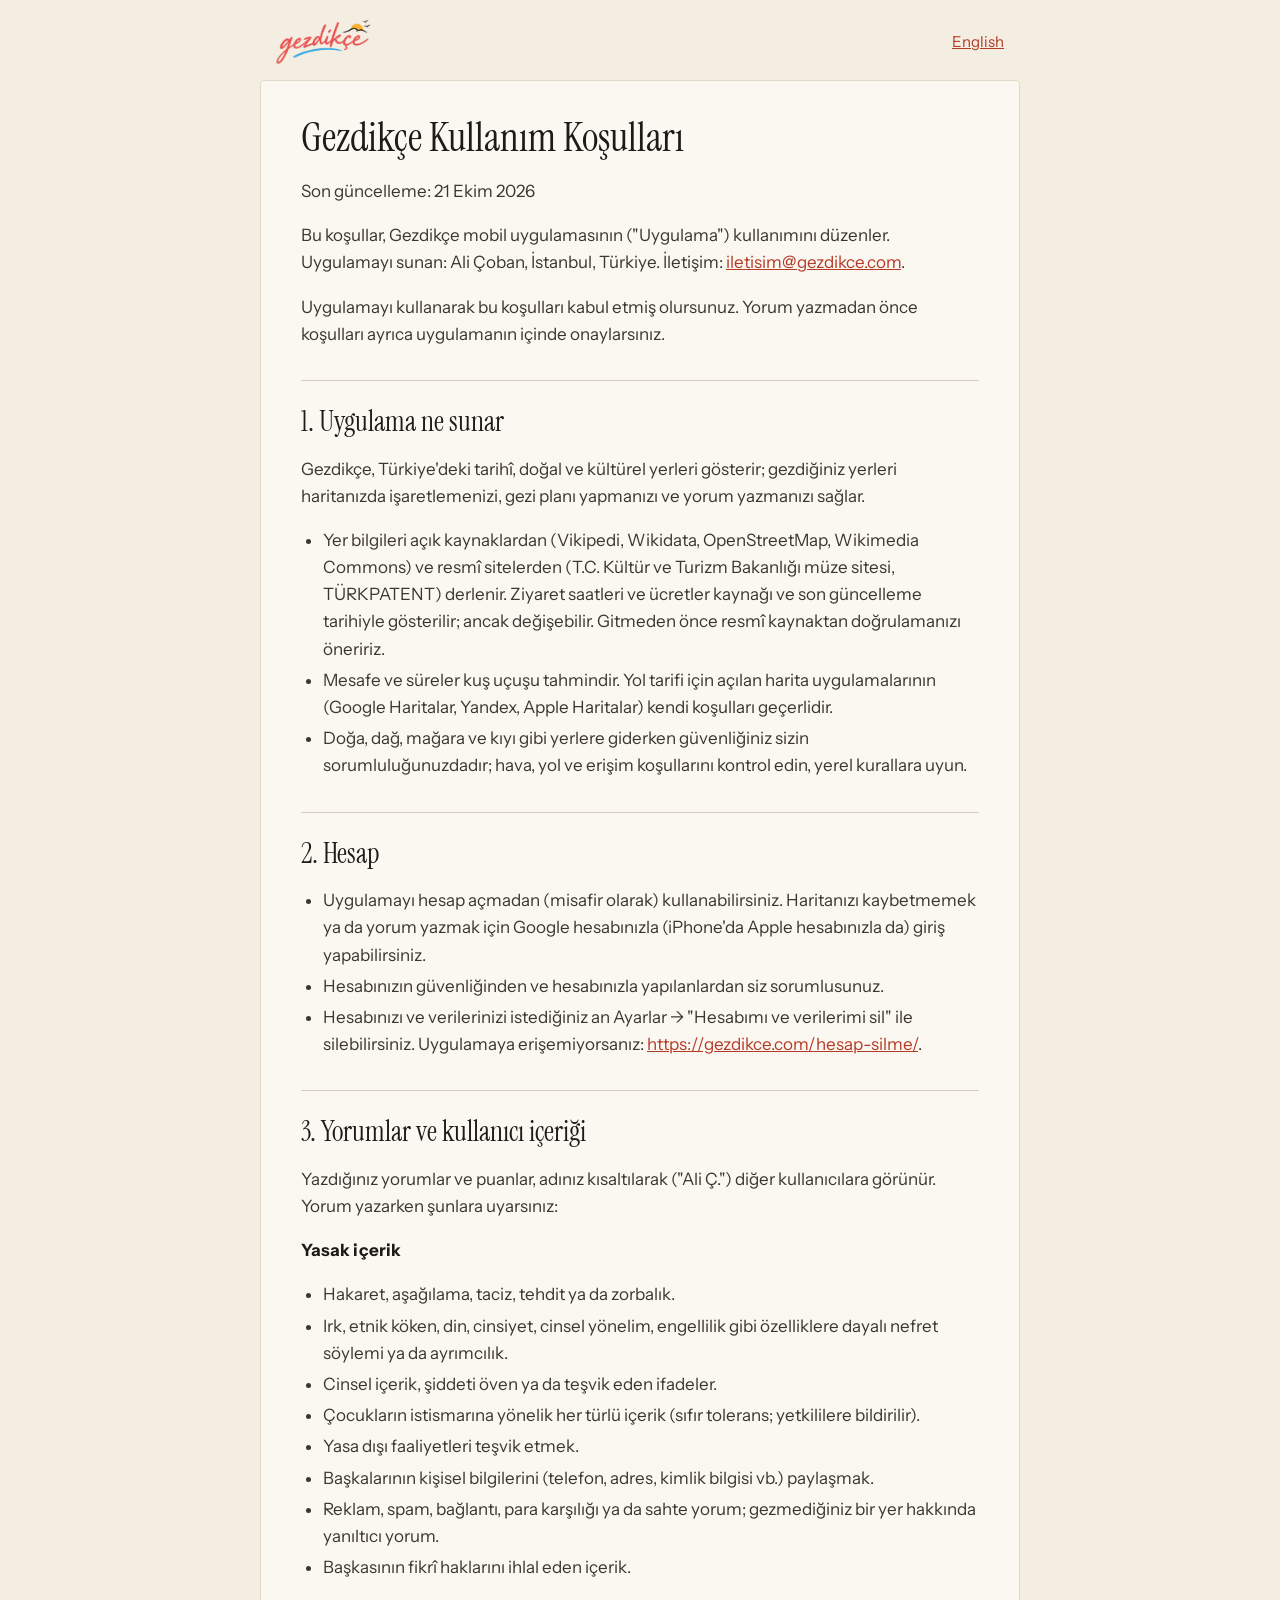
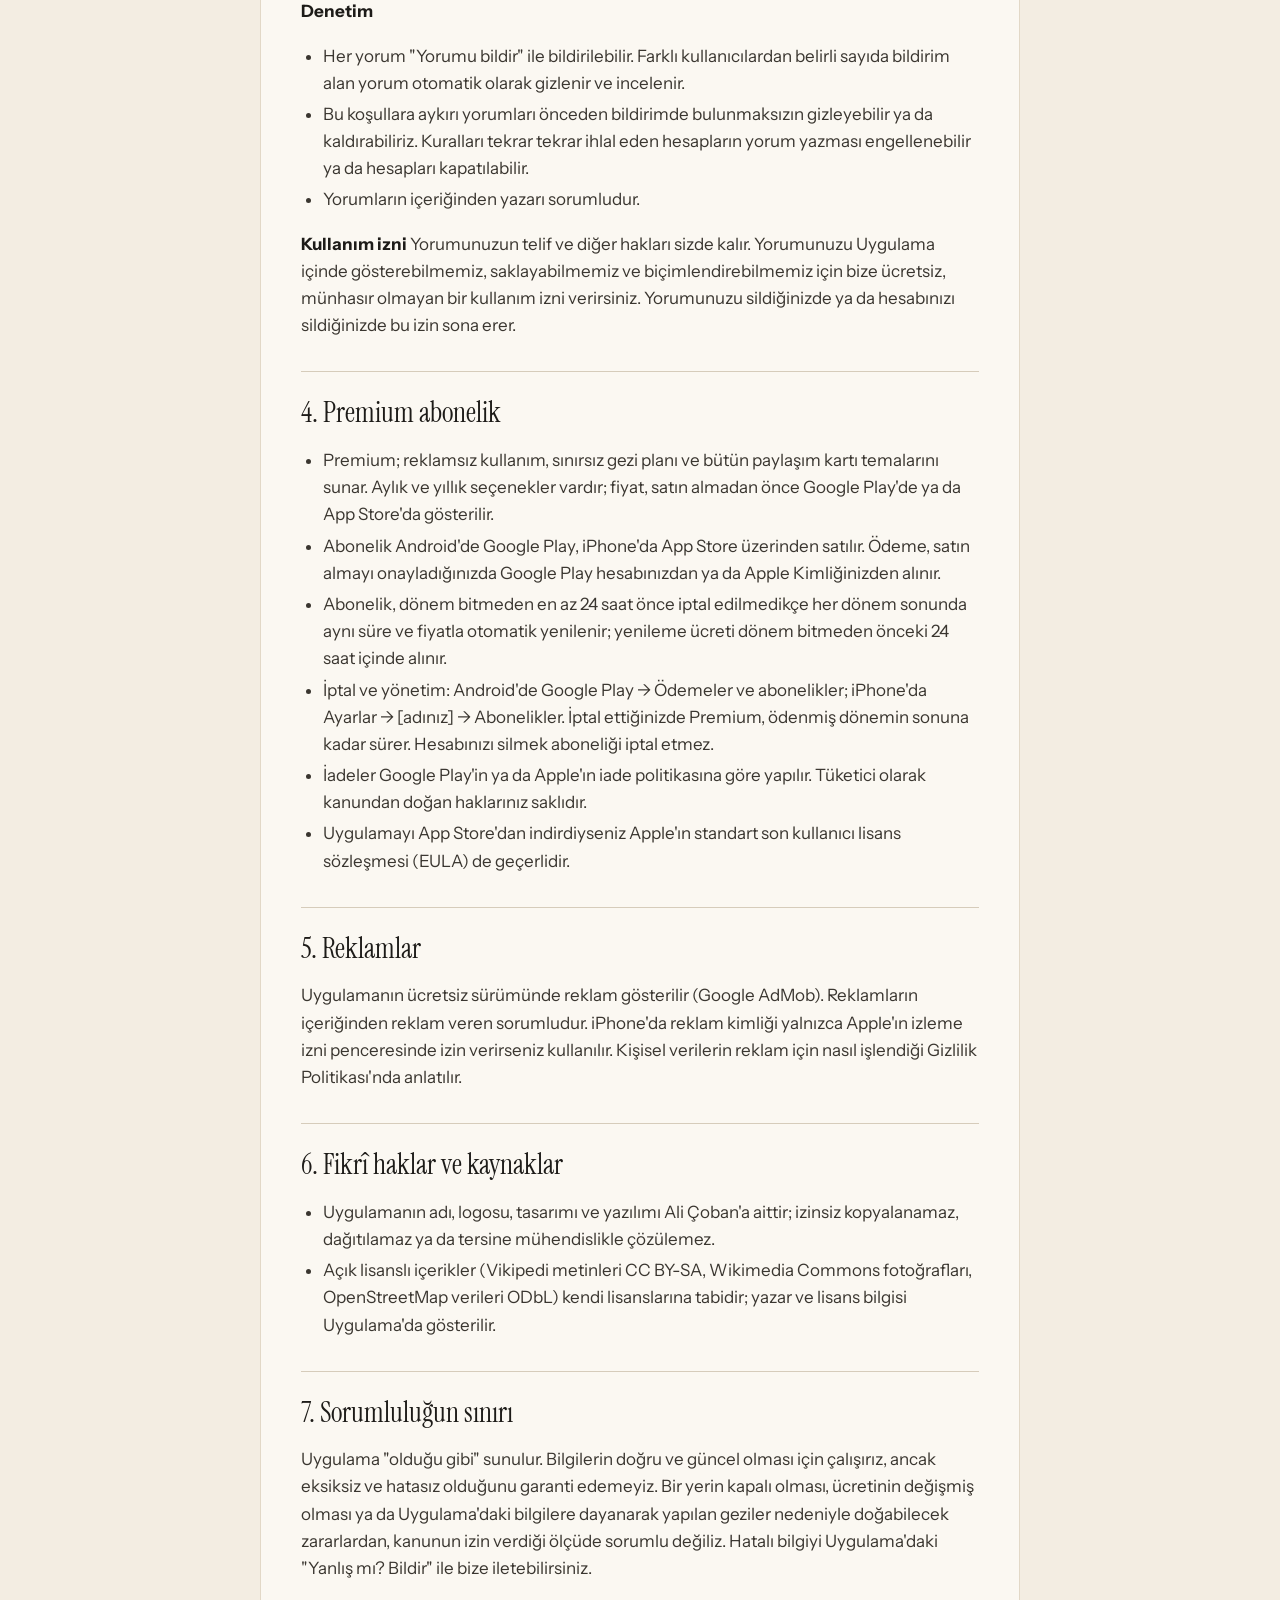
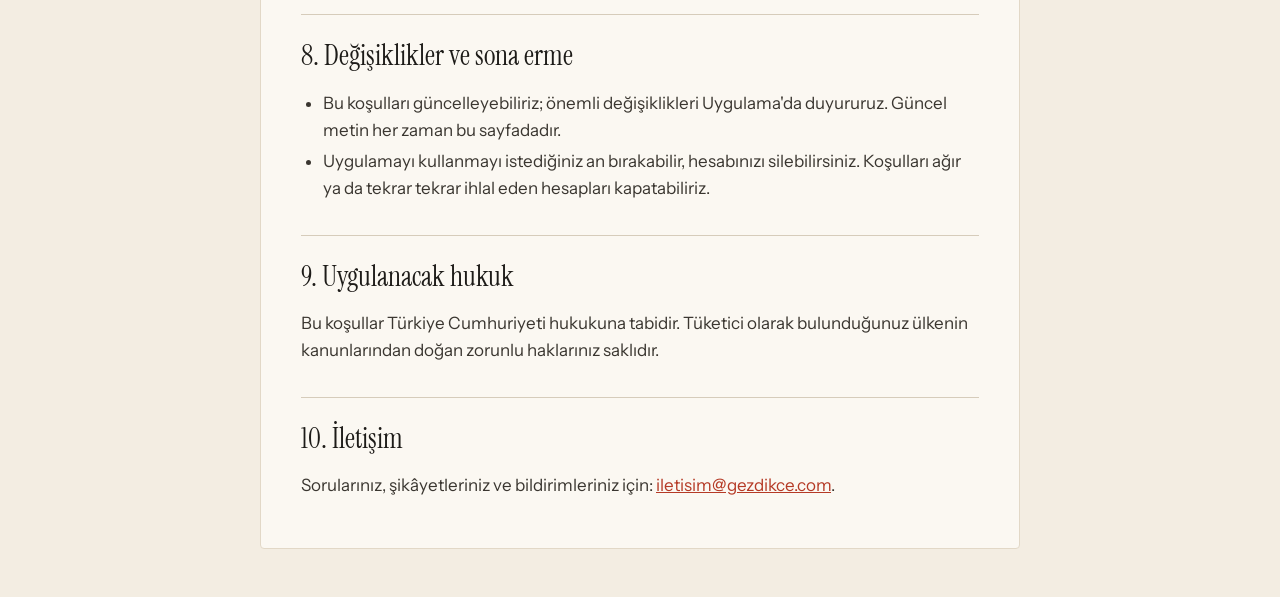
<file: kullanim-kosullari/index.html>
<!doctype html>
<html lang="tr">
<head>
<meta charset="utf-8">
<meta name="viewport" content="width=device-width, initial-scale=1">
<title>Kullanım Koşulları · Gezdikçe</title>
<meta name="apple-itunes-app" content="app-id=6827953929">
<link rel="stylesheet" href="../stil.css">
<link rel="icon" type="image/png" href="../simge.png">
<script>if(location.hostname.endsWith('.github.io')){location.replace('https://gezdikce.com'+location.pathname.replace(/^\/gezi-haritam/,'')+location.hash)}</script>
</head>
<body>
<header><a class="marka" href="../"><img src="../logo.png" alt="Gezdikçe" height="44"></a><a class="dil" href="../terms/">English</a></header>
<main>
<h1 id="gezdikce-kullanim-kosullari">Gezdikçe Kullanım Koşulları</h1>
<p>Son güncelleme: 21 Ekim 2026</p>
<p>Bu koşullar, Gezdikçe mobil uygulamasının ("Uygulama") kullanımını düzenler. Uygulamayı sunan: Ali Çoban, İstanbul, Türkiye. İletişim: <a href="mailto:iletisim@gezdikce.com">iletisim@gezdikce.com</a>.</p>
<p>Uygulamayı kullanarak bu koşulları kabul etmiş olursunuz. Yorum yazmadan önce koşulları ayrıca uygulamanın içinde onaylarsınız.</p>
<h2 id="1-uygulama-ne-sunar">1. Uygulama ne sunar</h2>
<p>Gezdikçe, Türkiye'deki tarihî, doğal ve kültürel yerleri gösterir; gezdiğiniz yerleri haritanızda işaretlemenizi, gezi planı yapmanızı ve yorum yazmanızı sağlar.</p>
<ul><li>Yer bilgileri açık kaynaklardan (Vikipedi, Wikidata, OpenStreetMap, Wikimedia Commons) ve resmî sitelerden (T.C. Kültür ve Turizm Bakanlığı müze sitesi, TÜRKPATENT) derlenir. Ziyaret saatleri ve ücretler kaynağı ve son güncelleme tarihiyle gösterilir; ancak değişebilir. Gitmeden önce resmî kaynaktan doğrulamanızı öneririz.</li><li>Mesafe ve süreler kuş uçuşu tahmindir. Yol tarifi için açılan harita uygulamalarının (Google Haritalar, Yandex, Apple Haritalar) kendi koşulları geçerlidir.</li><li>Doğa, dağ, mağara ve kıyı gibi yerlere giderken güvenliğiniz sizin sorumluluğunuzdadır; hava, yol ve erişim koşullarını kontrol edin, yerel kurallara uyun.</li></ul>
<h2 id="2-hesap">2. Hesap</h2>
<ul><li>Uygulamayı hesap açmadan (misafir olarak) kullanabilirsiniz. Haritanızı kaybetmemek ya da yorum yazmak için Google hesabınızla (iPhone'da Apple hesabınızla da) giriş yapabilirsiniz.</li><li>Hesabınızın güvenliğinden ve hesabınızla yapılanlardan siz sorumlusunuz.</li><li>Hesabınızı ve verilerinizi istediğiniz an Ayarlar → "Hesabımı ve verilerimi sil" ile silebilirsiniz. Uygulamaya erişemiyorsanız: <a href="https://gezdikce.com/hesap-silme/">https://gezdikce.com/hesap-silme/</a>.</li></ul>
<h2 id="3-yorumlar-ve-kullanici-icerigi">3. Yorumlar ve kullanıcı içeriği</h2>
<p>Yazdığınız yorumlar ve puanlar, adınız kısaltılarak ("Ali Ç.") diğer kullanıcılara görünür. Yorum yazarken şunlara uyarsınız:</p>
<p><strong>Yasak içerik</strong></p>
<ul><li>Hakaret, aşağılama, taciz, tehdit ya da zorbalık.</li><li>Irk, etnik köken, din, cinsiyet, cinsel yönelim, engellilik gibi özelliklere dayalı nefret söylemi ya da ayrımcılık.</li><li>Cinsel içerik, şiddeti öven ya da teşvik eden ifadeler.</li><li>Çocukların istismarına yönelik her türlü içerik (sıfır tolerans; yetkililere bildirilir).</li><li>Yasa dışı faaliyetleri teşvik etmek.</li><li>Başkalarının kişisel bilgilerini (telefon, adres, kimlik bilgisi vb.) paylaşmak.</li><li>Reklam, spam, bağlantı, para karşılığı ya da sahte yorum; gezmediğiniz bir yer hakkında yanıltıcı yorum.</li><li>Başkasının fikrî haklarını ihlal eden içerik.</li></ul>
<p><strong>Denetim</strong></p>
<ul><li>Her yorum "Yorumu bildir" ile bildirilebilir. Farklı kullanıcılardan belirli sayıda bildirim alan yorum otomatik olarak gizlenir ve incelenir.</li><li>Bu koşullara aykırı yorumları önceden bildirimde bulunmaksızın gizleyebilir ya da kaldırabiliriz. Kuralları tekrar tekrar ihlal eden hesapların yorum yazması engellenebilir ya da hesapları kapatılabilir.</li><li>Yorumların içeriğinden yazarı sorumludur.</li></ul>
<p><strong>Kullanım izni</strong> Yorumunuzun telif ve diğer hakları sizde kalır. Yorumunuzu Uygulama içinde gösterebilmemiz, saklayabilmemiz ve biçimlendirebilmemiz için bize ücretsiz, münhasır olmayan bir kullanım izni verirsiniz. Yorumunuzu sildiğinizde ya da hesabınızı sildiğinizde bu izin sona erer.</p>
<h2 id="4-premium-abonelik">4. Premium abonelik</h2>
<ul><li>Premium; reklamsız kullanım, sınırsız gezi planı ve bütün paylaşım kartı temalarını sunar. Aylık ve yıllık seçenekler vardır; fiyat, satın almadan önce Google Play'de ya da App Store'da gösterilir.</li><li>Abonelik Android'de Google Play, iPhone'da App Store üzerinden satılır. Ödeme, satın almayı onayladığınızda Google Play hesabınızdan ya da Apple Kimliğinizden alınır.</li><li>Abonelik, dönem bitmeden en az 24 saat önce iptal edilmedikçe her dönem sonunda aynı süre ve fiyatla otomatik yenilenir; yenileme ücreti dönem bitmeden önceki 24 saat içinde alınır.</li><li>İptal ve yönetim: Android'de Google Play → Ödemeler ve abonelikler; iPhone'da Ayarlar → [adınız] → Abonelikler. İptal ettiğinizde Premium, ödenmiş dönemin sonuna kadar sürer. Hesabınızı silmek aboneliği iptal etmez.</li><li>İadeler Google Play'in ya da Apple'ın iade politikasına göre yapılır. Tüketici olarak kanundan doğan haklarınız saklıdır.</li><li>Uygulamayı App Store'dan indirdiyseniz Apple'ın standart son kullanıcı lisans sözleşmesi (EULA) de geçerlidir.</li></ul>
<h2 id="5-reklamlar">5. Reklamlar</h2>
<p>Uygulamanın ücretsiz sürümünde reklam gösterilir (Google AdMob). Reklamların içeriğinden reklam veren sorumludur. iPhone'da reklam kimliği yalnızca Apple'ın izleme izni penceresinde izin verirseniz kullanılır. Kişisel verilerin reklam için nasıl işlendiği Gizlilik Politikası'nda anlatılır.</p>
<h2 id="6-fikri-haklar-ve-kaynaklar">6. Fikrî haklar ve kaynaklar</h2>
<ul><li>Uygulamanın adı, logosu, tasarımı ve yazılımı Ali Çoban'a aittir; izinsiz kopyalanamaz, dağıtılamaz ya da tersine mühendislikle çözülemez.</li><li>Açık lisanslı içerikler (Vikipedi metinleri CC BY-SA, Wikimedia Commons fotoğrafları, OpenStreetMap verileri ODbL) kendi lisanslarına tabidir; yazar ve lisans bilgisi Uygulama'da gösterilir.</li></ul>
<h2 id="7-sorumlulugun-siniri">7. Sorumluluğun sınırı</h2>
<p>Uygulama "olduğu gibi" sunulur. Bilgilerin doğru ve güncel olması için çalışırız, ancak eksiksiz ve hatasız olduğunu garanti edemeyiz. Bir yerin kapalı olması, ücretinin değişmiş olması ya da Uygulama'daki bilgilere dayanarak yapılan geziler nedeniyle doğabilecek zararlardan, kanunun izin verdiği ölçüde sorumlu değiliz. Hatalı bilgiyi Uygulama'daki "Yanlış mı? Bildir" ile bize iletebilirsiniz.</p>
<h2 id="8-degisiklikler-ve-sona-erme">8. Değişiklikler ve sona erme</h2>
<ul><li>Bu koşulları güncelleyebiliriz; önemli değişiklikleri Uygulama'da duyururuz. Güncel metin her zaman bu sayfadadır.</li><li>Uygulamayı kullanmayı istediğiniz an bırakabilir, hesabınızı silebilirsiniz. Koşulları ağır ya da tekrar tekrar ihlal eden hesapları kapatabiliriz.</li></ul>
<h2 id="9-uygulanacak-hukuk">9. Uygulanacak hukuk</h2>
<p>Bu koşullar Türkiye Cumhuriyeti hukukuna tabidir. Tüketici olarak bulunduğunuz ülkenin kanunlarından doğan zorunlu haklarınız saklıdır.</p>
<h2 id="10-i-letisim">10. İletişim</h2>
<p>Sorularınız, şikâyetleriniz ve bildirimleriniz için: <a href="mailto:iletisim@gezdikce.com">iletisim@gezdikce.com</a>.</p>
</main>
</body>
</html>
</file>
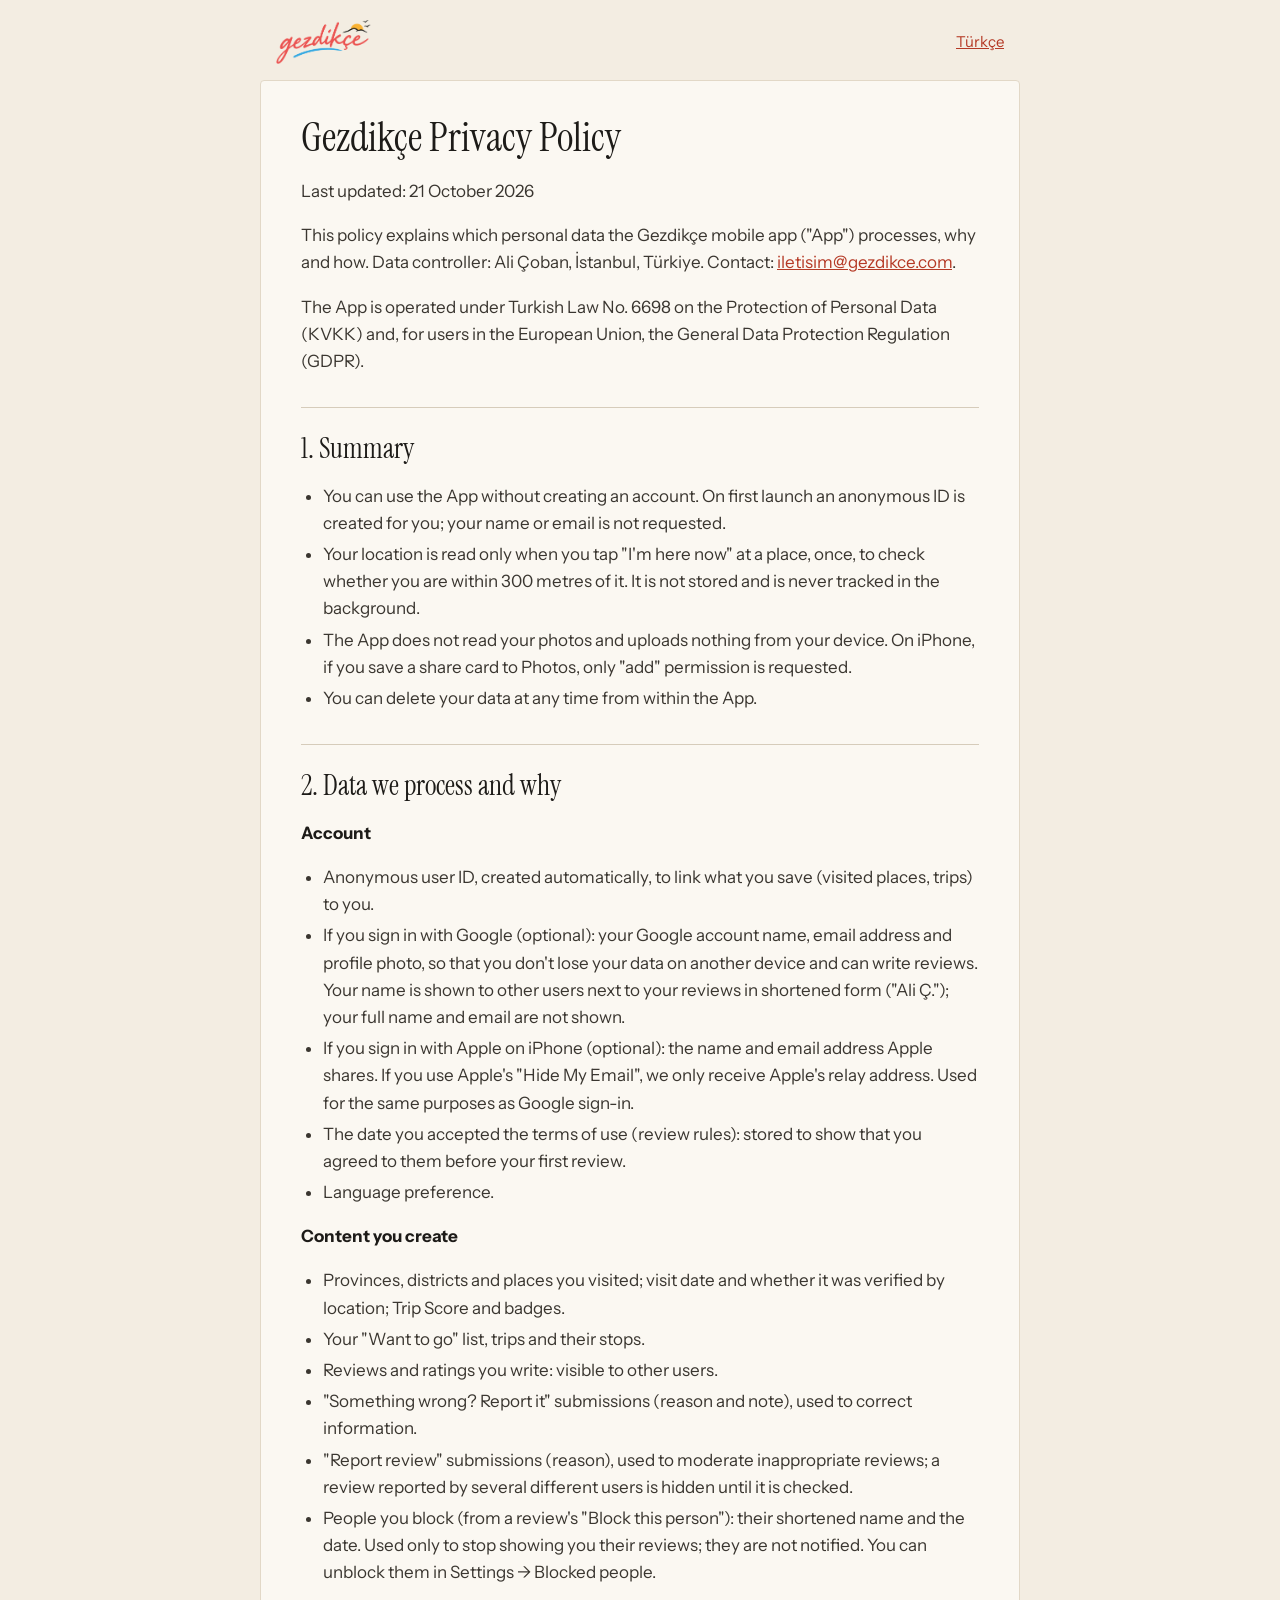
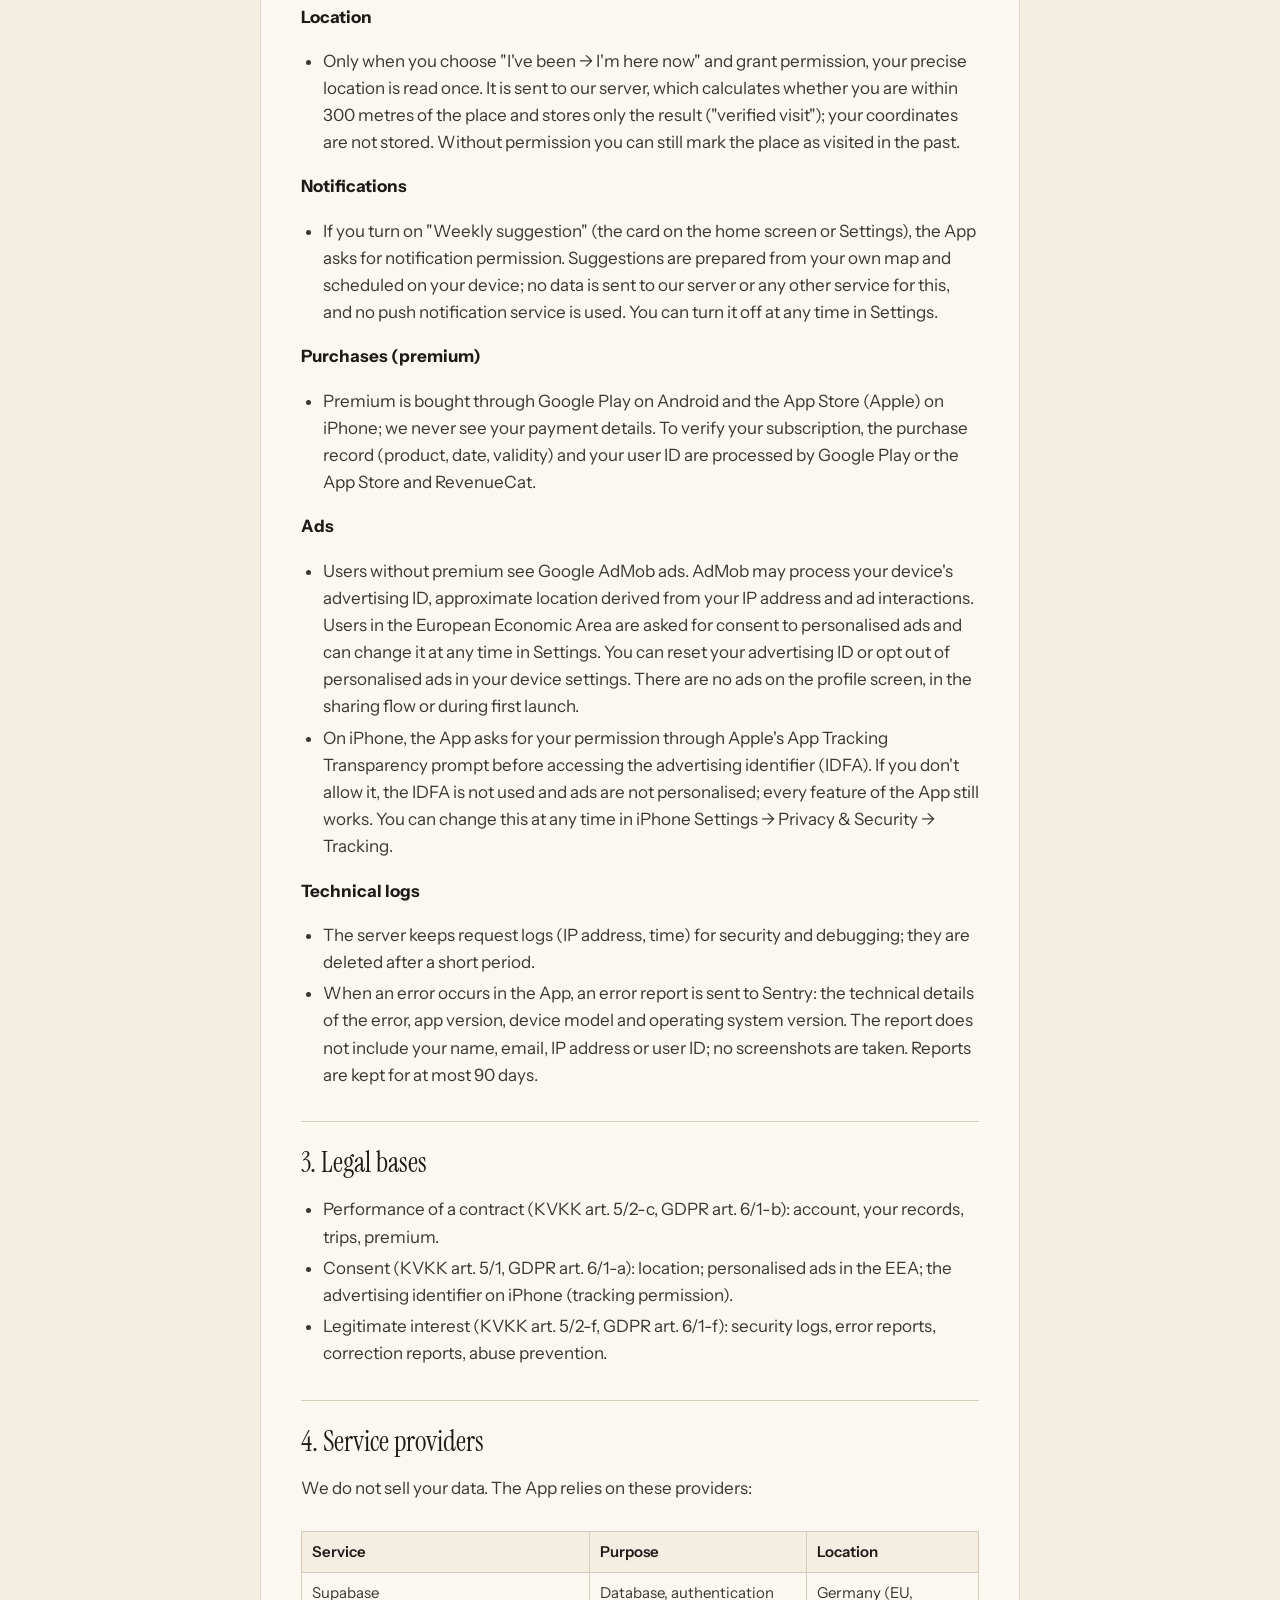
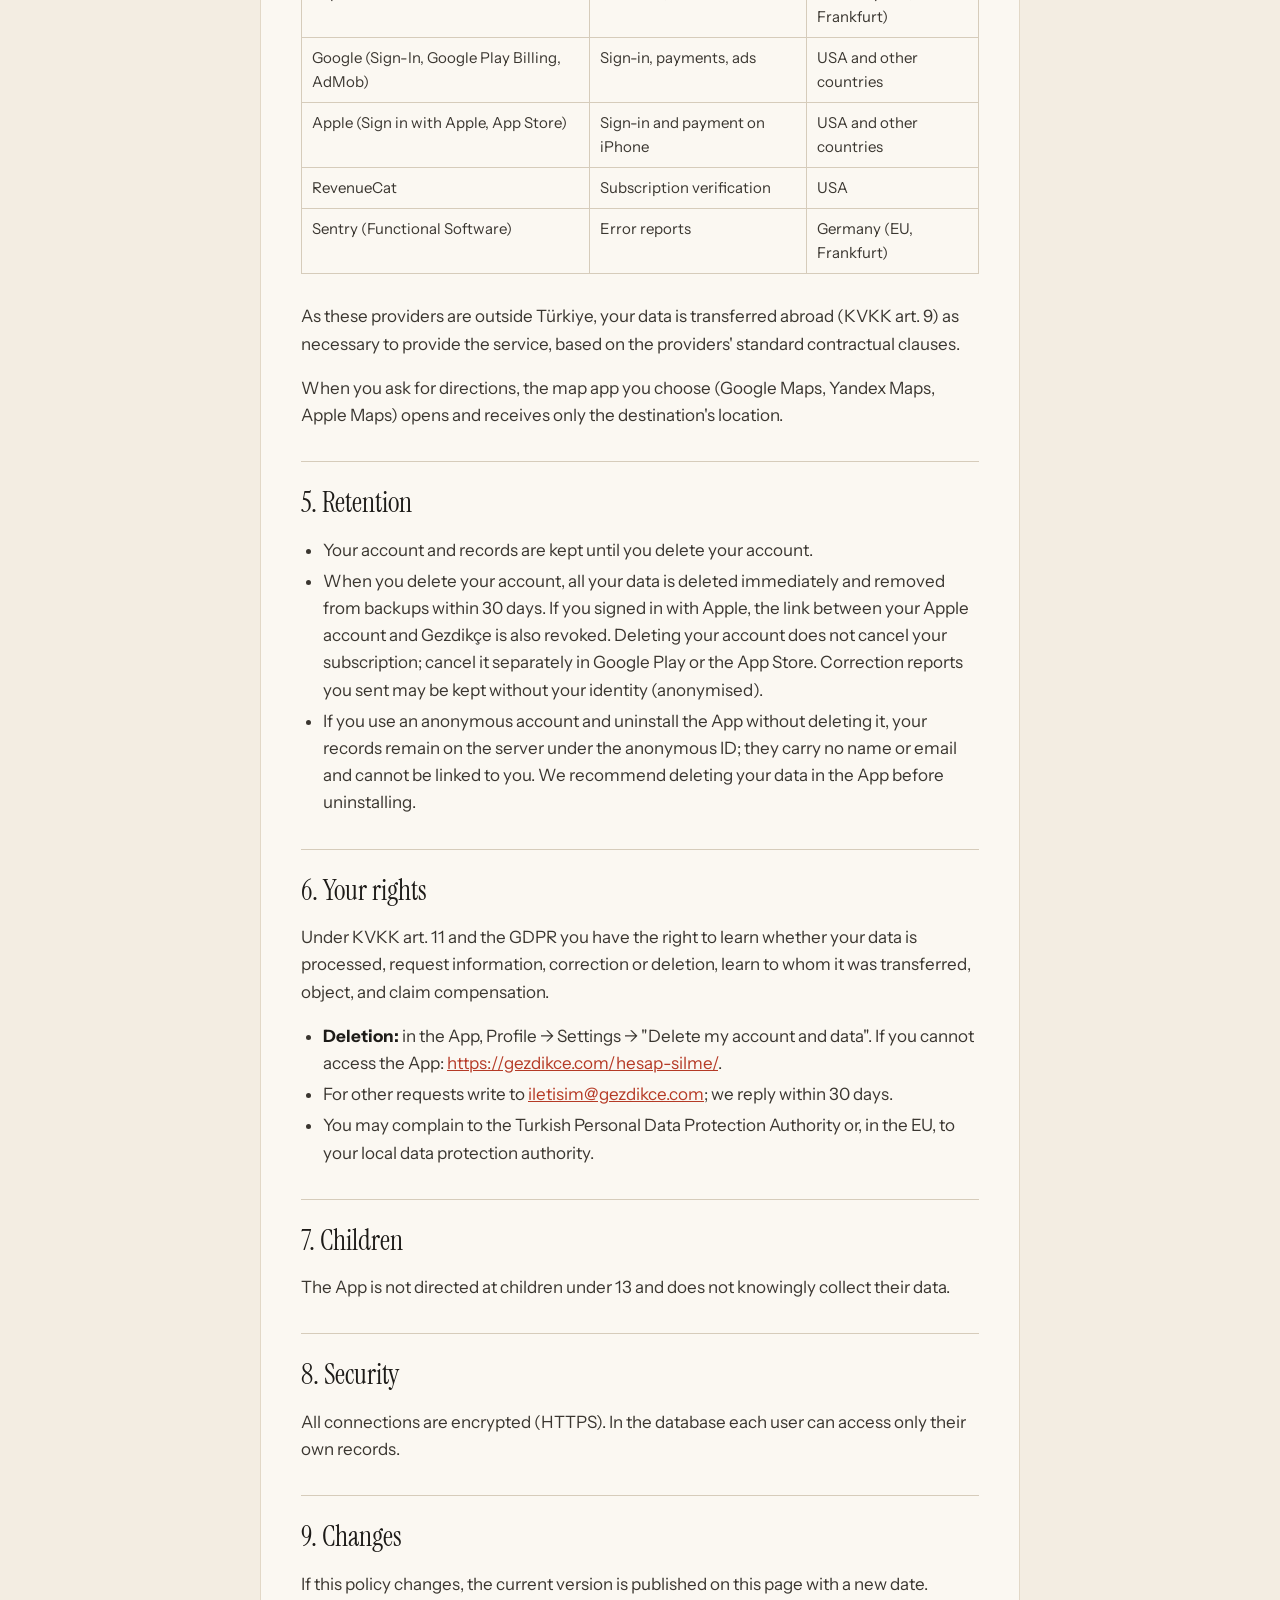
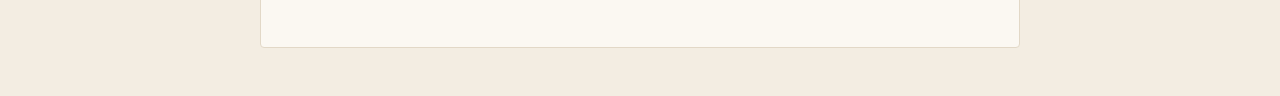
<file: privacy/index.html>
<!doctype html>
<html lang="en">
<head>
<meta charset="utf-8">
<meta name="viewport" content="width=device-width, initial-scale=1">
<title>Privacy Policy · Gezdikçe</title>
<meta name="apple-itunes-app" content="app-id=6827953929">
<link rel="stylesheet" href="../stil.css">
<link rel="icon" type="image/png" href="../simge.png">
<script>if(location.hostname.endsWith('.github.io')){location.replace('https://gezdikce.com'+location.pathname.replace(/^\/gezi-haritam/,'')+location.hash)}</script>
</head>
<body>
<header><a class="marka" href="../"><img src="../logo.png" alt="Gezdikçe" height="44"></a><a class="dil" href="../gizlilik/">Türkçe</a></header>
<main>
<h1 id="gezdikce-privacy-policy">Gezdikçe Privacy Policy</h1>
<p>Last updated: 21 October 2026</p>
<p>This policy explains which personal data the Gezdikçe mobile app ("App") processes, why and how. Data controller: Ali Çoban, İstanbul, Türkiye. Contact: <a href="mailto:iletisim@gezdikce.com">iletisim@gezdikce.com</a>.</p>
<p>The App is operated under Turkish Law No. 6698 on the Protection of Personal Data (KVKK) and, for users in the European Union, the General Data Protection Regulation (GDPR).</p>
<h2 id="1-summary">1. Summary</h2>
<ul><li>You can use the App without creating an account. On first launch an anonymous ID is created for you; your name or email is not requested.</li><li>Your location is read only when you tap "I'm here now" at a place, once, to check whether you are within 300 metres of it. It is not stored and is never tracked in the background.</li><li>The App does not read your photos and uploads nothing from your device. On iPhone, if you save a share card to Photos, only "add" permission is requested.</li><li>You can delete your data at any time from within the App.</li></ul>
<h2 id="2-data-we-process-and-why">2. Data we process and why</h2>
<p><strong>Account</strong></p>
<ul><li>Anonymous user ID, created automatically, to link what you save (visited places, trips) to you.</li><li>If you sign in with Google (optional): your Google account name, email address and profile photo, so that you don't lose your data on another device and can write reviews. Your name is shown to other users next to your reviews in shortened form ("Ali Ç."); your full name and email are not shown.</li><li>If you sign in with Apple on iPhone (optional): the name and email address Apple shares. If you use Apple's "Hide My Email", we only receive Apple's relay address. Used for the same purposes as Google sign-in.</li><li>The date you accepted the terms of use (review rules): stored to show that you agreed to them before your first review.</li><li>Language preference.</li></ul>
<p><strong>Content you create</strong></p>
<ul><li>Provinces, districts and places you visited; visit date and whether it was verified by location; Trip Score and badges.</li><li>Your "Want to go" list, trips and their stops.</li><li>Reviews and ratings you write: visible to other users.</li><li>"Something wrong? Report it" submissions (reason and note), used to correct information.</li><li>"Report review" submissions (reason), used to moderate inappropriate reviews; a review reported by several different users is hidden until it is checked.</li><li>People you block (from a review's "Block this person"): their shortened name and the date. Used only to stop showing you their reviews; they are not notified. You can unblock them in Settings → Blocked people.</li></ul>
<p><strong>Location</strong></p>
<ul><li>Only when you choose "I've been → I'm here now" and grant permission, your precise location is read once. It is sent to our server, which calculates whether you are within 300 metres of the place and stores only the result ("verified visit"); your coordinates are not stored. Without permission you can still mark the place as visited in the past.</li></ul>
<p><strong>Notifications</strong></p>
<ul><li>If you turn on "Weekly suggestion" (the card on the home screen or Settings), the App asks for notification permission. Suggestions are prepared from your own map and scheduled on your device; no data is sent to our server or any other service for this, and no push notification service is used. You can turn it off at any time in Settings.</li></ul>
<p><strong>Purchases (premium)</strong></p>
<ul><li>Premium is bought through Google Play on Android and the App Store (Apple) on iPhone; we never see your payment details. To verify your subscription, the purchase record (product, date, validity) and your user ID are processed by Google Play or the App Store and RevenueCat.</li></ul>
<p><strong>Ads</strong></p>
<ul><li>Users without premium see Google AdMob ads. AdMob may process your device's advertising ID, approximate location derived from your IP address and ad interactions. Users in the European Economic Area are asked for consent to personalised ads and can change it at any time in Settings. You can reset your advertising ID or opt out of personalised ads in your device settings. There are no ads on the profile screen, in the sharing flow or during first launch.</li><li>On iPhone, the App asks for your permission through Apple's App Tracking Transparency prompt before accessing the advertising identifier (IDFA). If you don't allow it, the IDFA is not used and ads are not personalised; every feature of the App still works. You can change this at any time in iPhone Settings → Privacy &amp; Security → Tracking.</li></ul>
<p><strong>Technical logs</strong></p>
<ul><li>The server keeps request logs (IP address, time) for security and debugging; they are deleted after a short period.</li><li>When an error occurs in the App, an error report is sent to Sentry: the technical details of the error, app version, device model and operating system version. The report does not include your name, email, IP address or user ID; no screenshots are taken. Reports are kept for at most 90 days.</li></ul>
<h2 id="3-legal-bases">3. Legal bases</h2>
<ul><li>Performance of a contract (KVKK art. 5/2-c, GDPR art. 6/1-b): account, your records, trips, premium.</li><li>Consent (KVKK art. 5/1, GDPR art. 6/1-a): location; personalised ads in the EEA; the advertising identifier on iPhone (tracking permission).</li><li>Legitimate interest (KVKK art. 5/2-f, GDPR art. 6/1-f): security logs, error reports, correction reports, abuse prevention.</li></ul>
<h2 id="4-service-providers">4. Service providers</h2>
<p>We do not sell your data. The App relies on these providers:</p>
<div class="tablo"><table><thead><tr><th>Service</th><th>Purpose</th><th>Location</th></tr></thead><tbody><tr><td>Supabase</td><td>Database, authentication</td><td>Germany (EU, Frankfurt)</td></tr><tr><td>Google (Sign-In, Google Play Billing, AdMob)</td><td>Sign-in, payments, ads</td><td>USA and other countries</td></tr><tr><td>Apple (Sign in with Apple, App Store)</td><td>Sign-in and payment on iPhone</td><td>USA and other countries</td></tr><tr><td>RevenueCat</td><td>Subscription verification</td><td>USA</td></tr><tr><td>Sentry (Functional Software)</td><td>Error reports</td><td>Germany (EU, Frankfurt)</td></tr></tbody></table></div>
<p>As these providers are outside Türkiye, your data is transferred abroad (KVKK art. 9) as necessary to provide the service, based on the providers' standard contractual clauses.</p>
<p>When you ask for directions, the map app you choose (Google Maps, Yandex Maps, Apple Maps) opens and receives only the destination's location.</p>
<h2 id="5-retention">5. Retention</h2>
<ul><li>Your account and records are kept until you delete your account.</li><li>When you delete your account, all your data is deleted immediately and removed from backups within 30 days. If you signed in with Apple, the link between your Apple account and Gezdikçe is also revoked. Deleting your account does not cancel your subscription; cancel it separately in Google Play or the App Store. Correction reports you sent may be kept without your identity (anonymised).</li><li>If you use an anonymous account and uninstall the App without deleting it, your records remain on the server under the anonymous ID; they carry no name or email and cannot be linked to you. We recommend deleting your data in the App before uninstalling.</li></ul>
<h2 id="6-your-rights">6. Your rights</h2>
<p>Under KVKK art. 11 and the GDPR you have the right to learn whether your data is processed, request information, correction or deletion, learn to whom it was transferred, object, and claim compensation.</p>
<ul><li><strong>Deletion:</strong> in the App, Profile → Settings → "Delete my account and data". If you cannot access the App: <a href="https://gezdikce.com/hesap-silme/">https://gezdikce.com/hesap-silme/</a>.</li><li>For other requests write to <a href="mailto:iletisim@gezdikce.com">iletisim@gezdikce.com</a>; we reply within 30 days.</li><li>You may complain to the Turkish Personal Data Protection Authority or, in the EU, to your local data protection authority.</li></ul>
<h2 id="7-children">7. Children</h2>
<p>The App is not directed at children under 13 and does not knowingly collect their data.</p>
<h2 id="8-security">8. Security</h2>
<p>All connections are encrypted (HTTPS). In the database each user can access only their own records.</p>
<h2 id="9-changes">9. Changes</h2>
<p>If this policy changes, the current version is published on this page with a new date.</p>
</main>
</body>
</html>
</file>
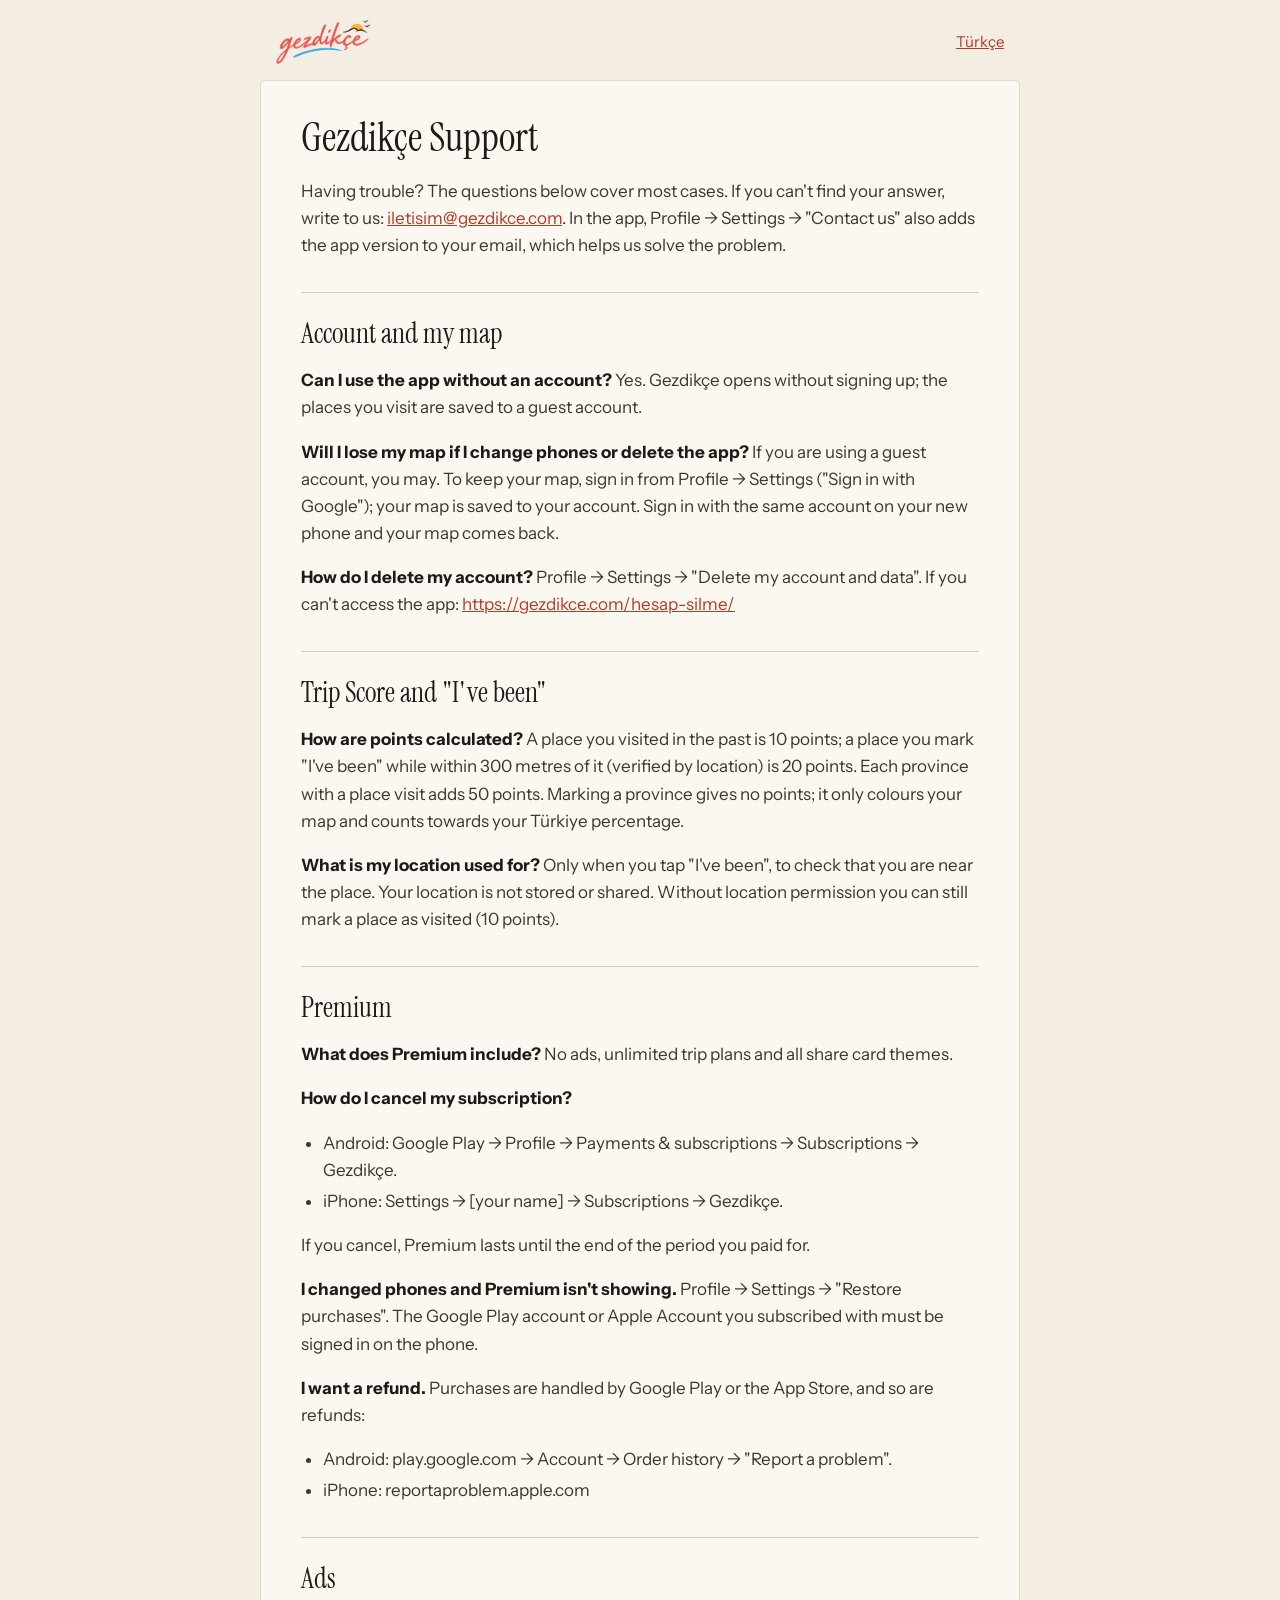
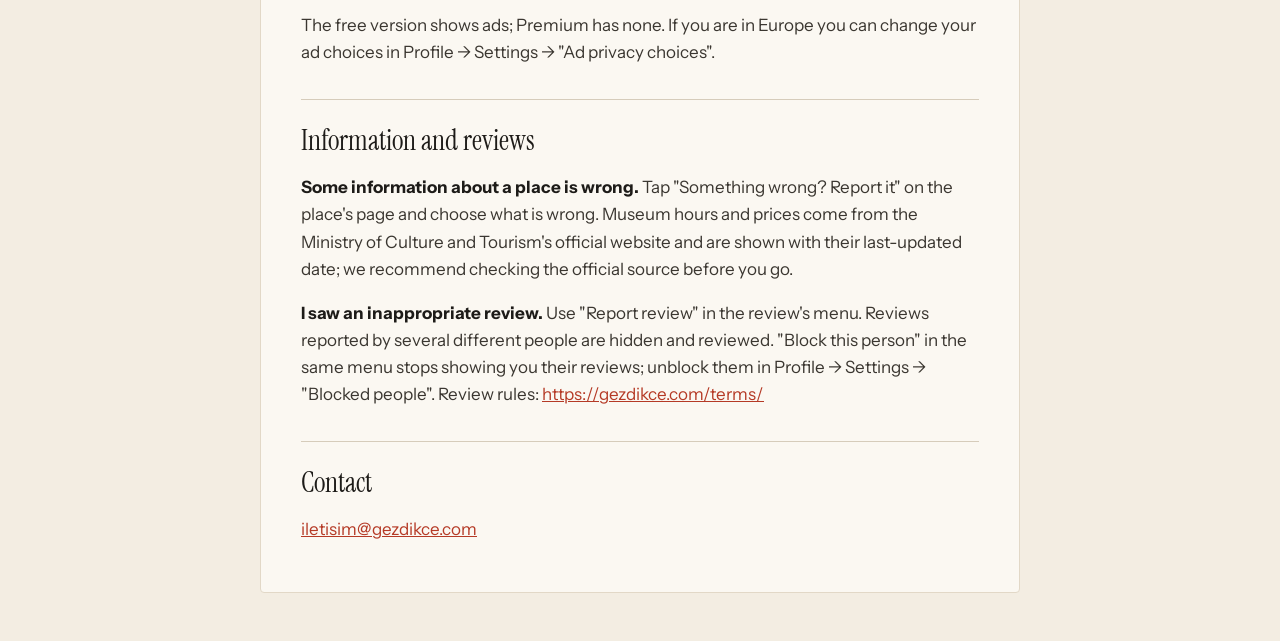
<file: support/index.html>
<!doctype html>
<html lang="en">
<head>
<meta charset="utf-8">
<meta name="viewport" content="width=device-width, initial-scale=1">
<title>Support · Gezdikçe</title>
<meta name="apple-itunes-app" content="app-id=6827953929">
<link rel="stylesheet" href="../stil.css">
<link rel="icon" type="image/png" href="../simge.png">
<script>if(location.hostname.endsWith('.github.io')){location.replace('https://gezdikce.com'+location.pathname.replace(/^\/gezi-haritam/,'')+location.hash)}</script>
</head>
<body>
<header><a class="marka" href="../"><img src="../logo.png" alt="Gezdikçe" height="44"></a><a class="dil" href="../destek/">Türkçe</a></header>
<main>
<h1 id="gezdikce-support">Gezdikçe Support</h1>
<p>Having trouble? The questions below cover most cases. If you can't find your answer, write to us: <a href="mailto:iletisim@gezdikce.com">iletisim@gezdikce.com</a>. In the app, Profile → Settings → "Contact us" also adds the app version to your email, which helps us solve the problem.</p>
<h2 id="account-and-my-map">Account and my map</h2>
<p><strong>Can I use the app without an account?</strong> Yes. Gezdikçe opens without signing up; the places you visit are saved to a guest account.</p>
<p><strong>Will I lose my map if I change phones or delete the app?</strong> If you are using a guest account, you may. To keep your map, sign in from Profile → Settings ("Sign in with Google"); your map is saved to your account. Sign in with the same account on your new phone and your map comes back.</p>
<p><strong>How do I delete my account?</strong> Profile → Settings → "Delete my account and data". If you can't access the app: <a href="https://gezdikce.com/hesap-silme/">https://gezdikce.com/hesap-silme/</a></p>
<h2 id="trip-score-and-i-ve-been">Trip Score and "I've been"</h2>
<p><strong>How are points calculated?</strong> A place you visited in the past is 10 points; a place you mark "I've been" while within 300 metres of it (verified by location) is 20 points. Each province with a place visit adds 50 points. Marking a province gives no points; it only colours your map and counts towards your Türkiye percentage.</p>
<p><strong>What is my location used for?</strong> Only when you tap "I've been", to check that you are near the place. Your location is not stored or shared. Without location permission you can still mark a place as visited (10 points).</p>
<h2 id="premium">Premium</h2>
<p><strong>What does Premium include?</strong> No ads, unlimited trip plans and all share card themes.</p>
<p><strong>How do I cancel my subscription?</strong></p>
<ul><li>Android: Google Play → Profile → Payments &amp; subscriptions → Subscriptions → Gezdikçe.</li><li>iPhone: Settings → [your name] → Subscriptions → Gezdikçe.</li></ul>
<p>If you cancel, Premium lasts until the end of the period you paid for.</p>
<p><strong>I changed phones and Premium isn't showing.</strong> Profile → Settings → "Restore purchases". The Google Play account or Apple Account you subscribed with must be signed in on the phone.</p>
<p><strong>I want a refund.</strong> Purchases are handled by Google Play or the App Store, and so are refunds:</p>
<ul><li>Android: play.google.com → Account → Order history → "Report a problem".</li><li>iPhone: reportaproblem.apple.com</li></ul>
<h2 id="ads">Ads</h2>
<p>The free version shows ads; Premium has none. If you are in Europe you can change your ad choices in Profile → Settings → "Ad privacy choices".</p>
<h2 id="information-and-reviews">Information and reviews</h2>
<p><strong>Some information about a place is wrong.</strong> Tap "Something wrong? Report it" on the place's page and choose what is wrong. Museum hours and prices come from the Ministry of Culture and Tourism's official website and are shown with their last-updated date; we recommend checking the official source before you go.</p>
<p><strong>I saw an inappropriate review.</strong> Use "Report review" in the review's menu. Reviews reported by several different people are hidden and reviewed. "Block this person" in the same menu stops showing you their reviews; unblock them in Profile → Settings → "Blocked people". Review rules: <a href="https://gezdikce.com/terms/">https://gezdikce.com/terms/</a></p>
<h2 id="contact">Contact</h2>
<p><a href="mailto:iletisim@gezdikce.com">iletisim@gezdikce.com</a></p>
</main>
</body>
</html>
</file>
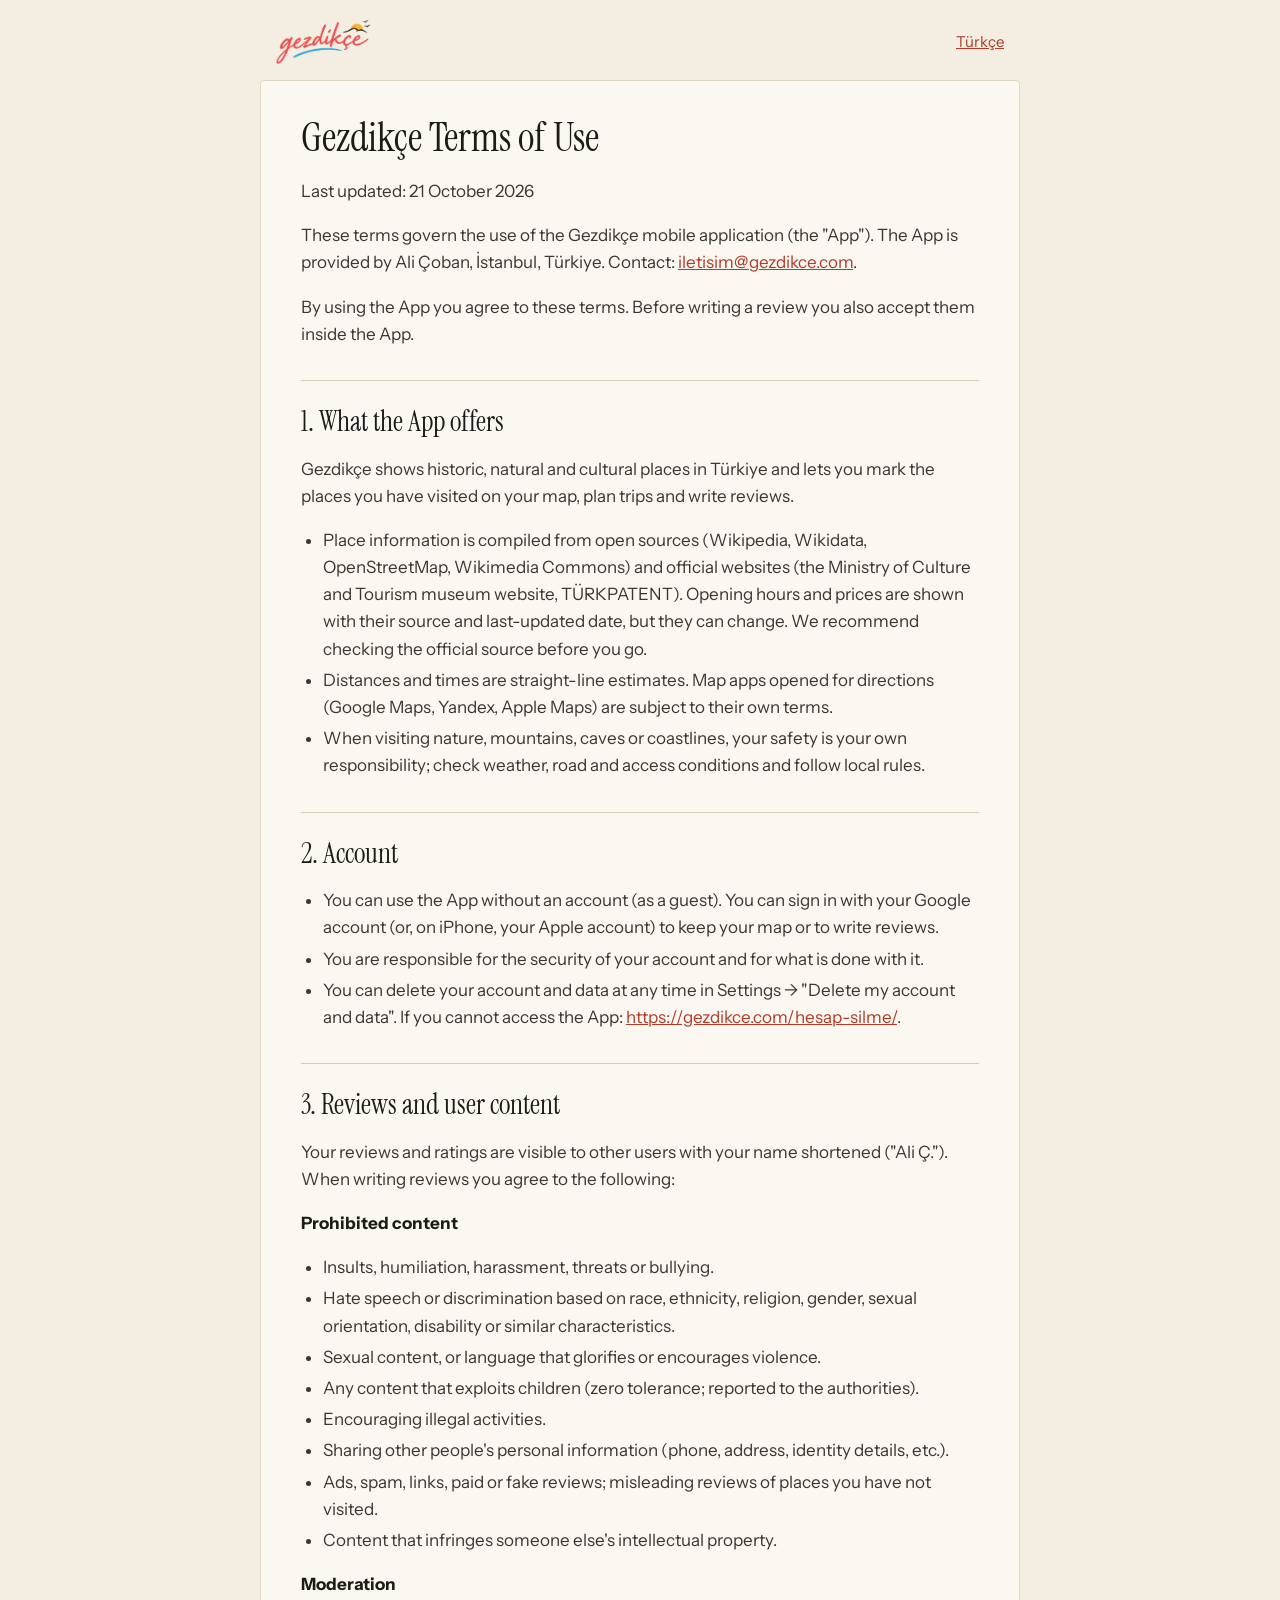
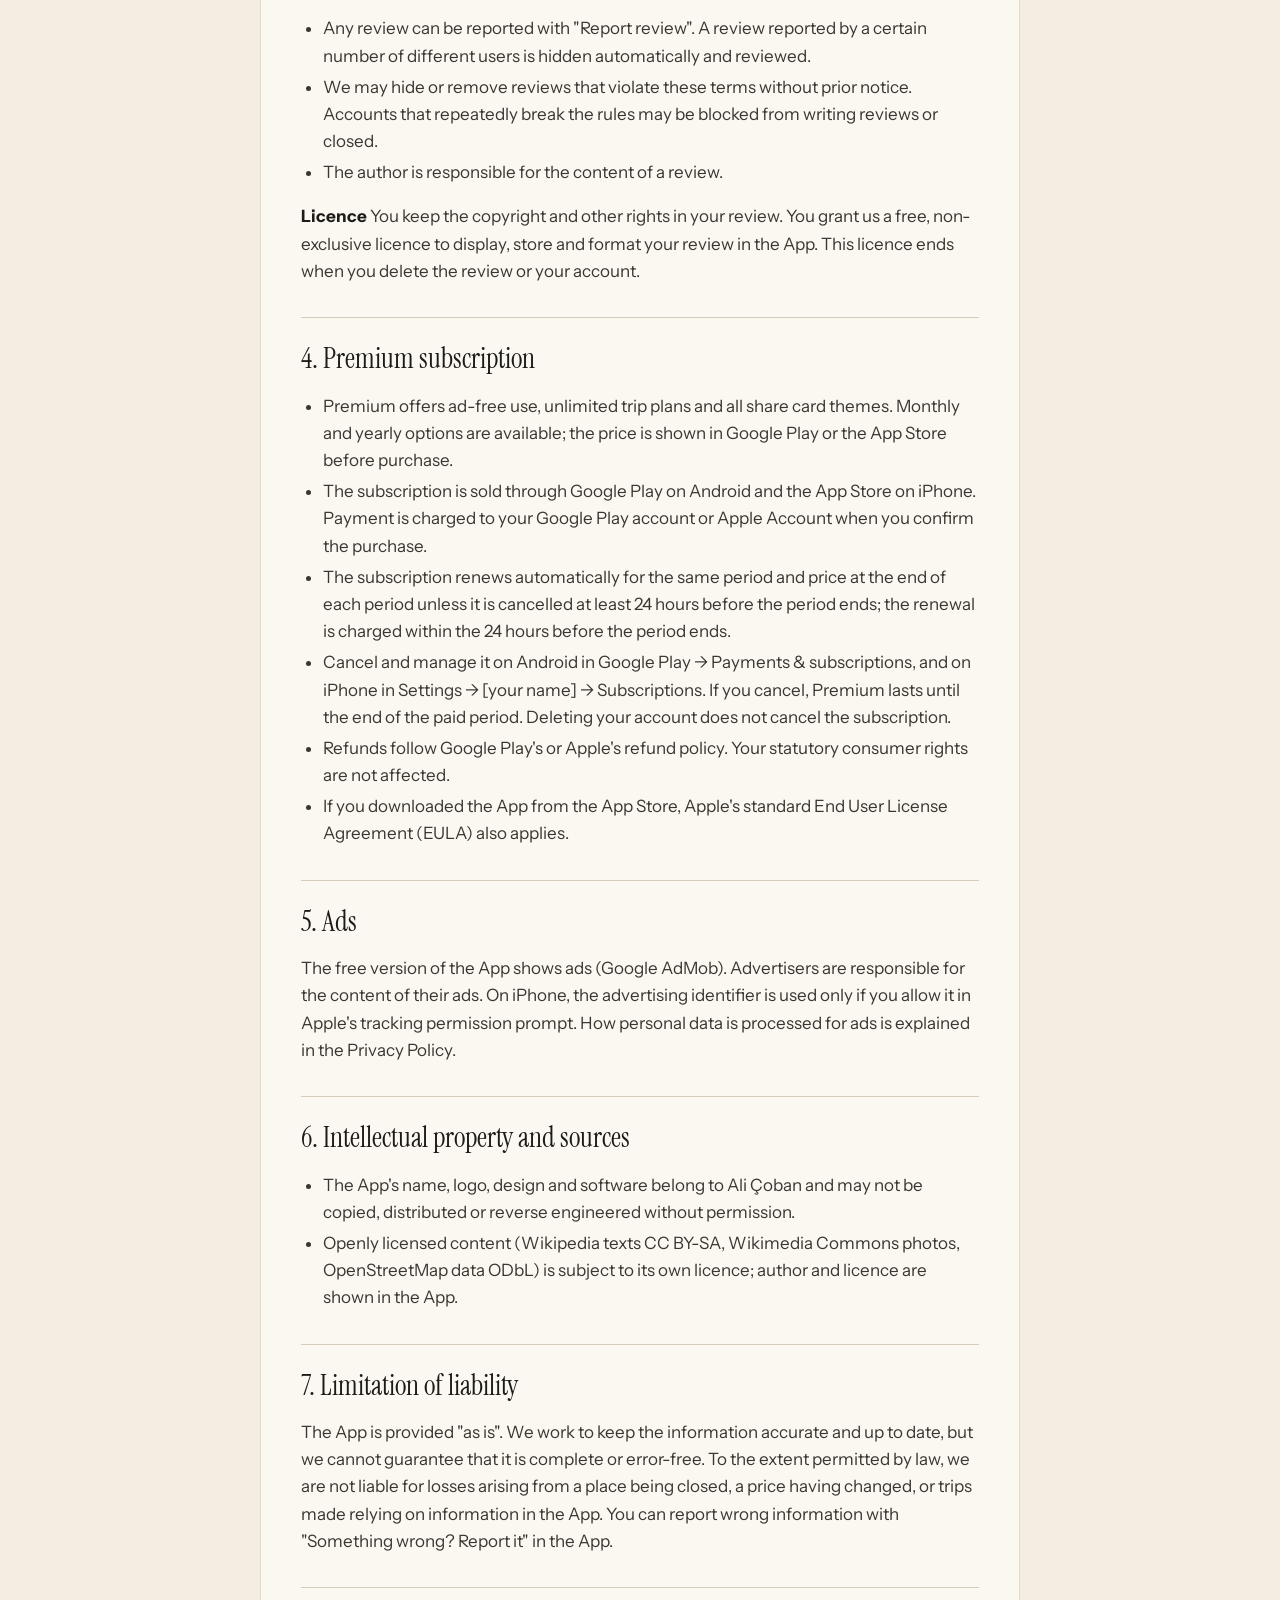
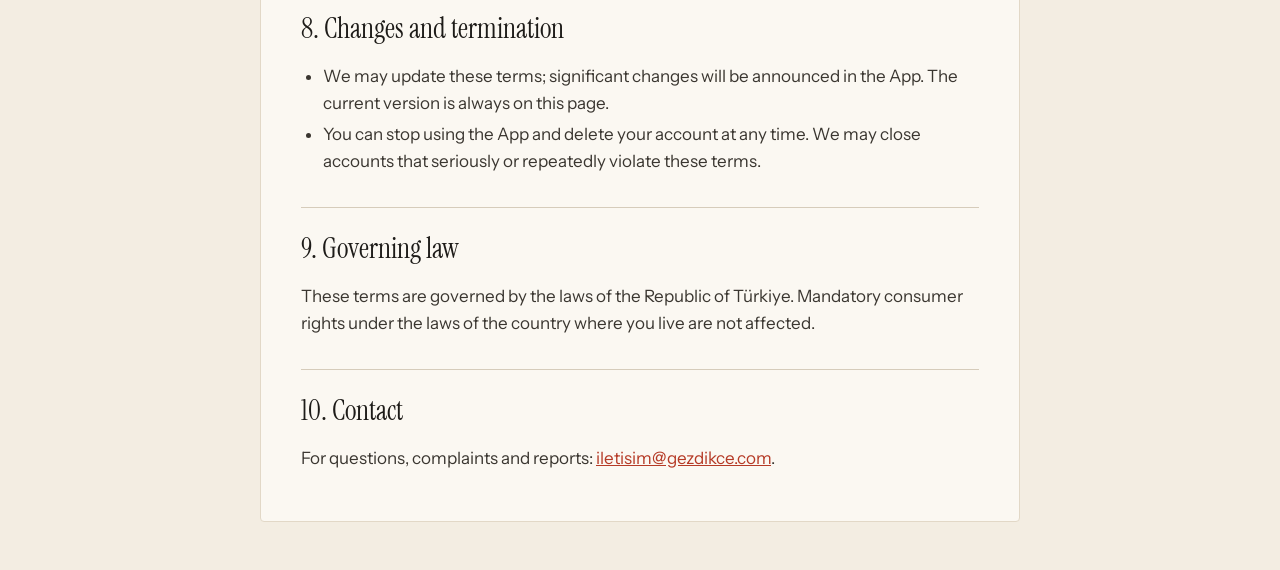
<file: terms/index.html>
<!doctype html>
<html lang="en">
<head>
<meta charset="utf-8">
<meta name="viewport" content="width=device-width, initial-scale=1">
<title>Terms of Use · Gezdikçe</title>
<meta name="apple-itunes-app" content="app-id=6827953929">
<link rel="stylesheet" href="../stil.css">
<link rel="icon" type="image/png" href="../simge.png">
<script>if(location.hostname.endsWith('.github.io')){location.replace('https://gezdikce.com'+location.pathname.replace(/^\/gezi-haritam/,'')+location.hash)}</script>
</head>
<body>
<header><a class="marka" href="../"><img src="../logo.png" alt="Gezdikçe" height="44"></a><a class="dil" href="../kullanim-kosullari/">Türkçe</a></header>
<main>
<h1 id="gezdikce-terms-of-use">Gezdikçe Terms of Use</h1>
<p>Last updated: 21 October 2026</p>
<p>These terms govern the use of the Gezdikçe mobile application (the "App"). The App is provided by Ali Çoban, İstanbul, Türkiye. Contact: <a href="mailto:iletisim@gezdikce.com">iletisim@gezdikce.com</a>.</p>
<p>By using the App you agree to these terms. Before writing a review you also accept them inside the App.</p>
<h2 id="1-what-the-app-offers">1. What the App offers</h2>
<p>Gezdikçe shows historic, natural and cultural places in Türkiye and lets you mark the places you have visited on your map, plan trips and write reviews.</p>
<ul><li>Place information is compiled from open sources (Wikipedia, Wikidata, OpenStreetMap, Wikimedia Commons) and official websites (the Ministry of Culture and Tourism museum website, TÜRKPATENT). Opening hours and prices are shown with their source and last-updated date, but they can change. We recommend checking the official source before you go.</li><li>Distances and times are straight-line estimates. Map apps opened for directions (Google Maps, Yandex, Apple Maps) are subject to their own terms.</li><li>When visiting nature, mountains, caves or coastlines, your safety is your own responsibility; check weather, road and access conditions and follow local rules.</li></ul>
<h2 id="2-account">2. Account</h2>
<ul><li>You can use the App without an account (as a guest). You can sign in with your Google account (or, on iPhone, your Apple account) to keep your map or to write reviews.</li><li>You are responsible for the security of your account and for what is done with it.</li><li>You can delete your account and data at any time in Settings → "Delete my account and data". If you cannot access the App: <a href="https://gezdikce.com/hesap-silme/">https://gezdikce.com/hesap-silme/</a>.</li></ul>
<h2 id="3-reviews-and-user-content">3. Reviews and user content</h2>
<p>Your reviews and ratings are visible to other users with your name shortened ("Ali Ç."). When writing reviews you agree to the following:</p>
<p><strong>Prohibited content</strong></p>
<ul><li>Insults, humiliation, harassment, threats or bullying.</li><li>Hate speech or discrimination based on race, ethnicity, religion, gender, sexual orientation, disability or similar characteristics.</li><li>Sexual content, or language that glorifies or encourages violence.</li><li>Any content that exploits children (zero tolerance; reported to the authorities).</li><li>Encouraging illegal activities.</li><li>Sharing other people's personal information (phone, address, identity details, etc.).</li><li>Ads, spam, links, paid or fake reviews; misleading reviews of places you have not visited.</li><li>Content that infringes someone else's intellectual property.</li></ul>
<p><strong>Moderation</strong></p>
<ul><li>Any review can be reported with "Report review". A review reported by a certain number of different users is hidden automatically and reviewed.</li><li>We may hide or remove reviews that violate these terms without prior notice. Accounts that repeatedly break the rules may be blocked from writing reviews or closed.</li><li>The author is responsible for the content of a review.</li></ul>
<p><strong>Licence</strong> You keep the copyright and other rights in your review. You grant us a free, non-exclusive licence to display, store and format your review in the App. This licence ends when you delete the review or your account.</p>
<h2 id="4-premium-subscription">4. Premium subscription</h2>
<ul><li>Premium offers ad-free use, unlimited trip plans and all share card themes. Monthly and yearly options are available; the price is shown in Google Play or the App Store before purchase.</li><li>The subscription is sold through Google Play on Android and the App Store on iPhone. Payment is charged to your Google Play account or Apple Account when you confirm the purchase.</li><li>The subscription renews automatically for the same period and price at the end of each period unless it is cancelled at least 24 hours before the period ends; the renewal is charged within the 24 hours before the period ends.</li><li>Cancel and manage it on Android in Google Play → Payments &amp; subscriptions, and on iPhone in Settings → [your name] → Subscriptions. If you cancel, Premium lasts until the end of the paid period. Deleting your account does not cancel the subscription.</li><li>Refunds follow Google Play's or Apple's refund policy. Your statutory consumer rights are not affected.</li><li>If you downloaded the App from the App Store, Apple's standard End User License Agreement (EULA) also applies.</li></ul>
<h2 id="5-ads">5. Ads</h2>
<p>The free version of the App shows ads (Google AdMob). Advertisers are responsible for the content of their ads. On iPhone, the advertising identifier is used only if you allow it in Apple's tracking permission prompt. How personal data is processed for ads is explained in the Privacy Policy.</p>
<h2 id="6-intellectual-property-and-sources">6. Intellectual property and sources</h2>
<ul><li>The App's name, logo, design and software belong to Ali Çoban and may not be copied, distributed or reverse engineered without permission.</li><li>Openly licensed content (Wikipedia texts CC BY-SA, Wikimedia Commons photos, OpenStreetMap data ODbL) is subject to its own licence; author and licence are shown in the App.</li></ul>
<h2 id="7-limitation-of-liability">7. Limitation of liability</h2>
<p>The App is provided "as is". We work to keep the information accurate and up to date, but we cannot guarantee that it is complete or error-free. To the extent permitted by law, we are not liable for losses arising from a place being closed, a price having changed, or trips made relying on information in the App. You can report wrong information with "Something wrong? Report it" in the App.</p>
<h2 id="8-changes-and-termination">8. Changes and termination</h2>
<ul><li>We may update these terms; significant changes will be announced in the App. The current version is always on this page.</li><li>You can stop using the App and delete your account at any time. We may close accounts that seriously or repeatedly violate these terms.</li></ul>
<h2 id="9-governing-law">9. Governing law</h2>
<p>These terms are governed by the laws of the Republic of Türkiye. Mandatory consumer rights under the laws of the country where you live are not affected.</p>
<h2 id="10-contact">10. Contact</h2>
<p>For questions, complaints and reports: <a href="mailto:iletisim@gezdikce.com">iletisim@gezdikce.com</a>.</p>
</main>
</body>
</html>
</file>
<file: stil.css>
/* Gezdikçe: gizlilik ve hesap silme sayfaları. "Kartpostal" tasarım dili;
   yazı tipleri yerel (fonts/, OFL), dışarıdan hiçbir şey yüklenmez. */
@font-face { font-family: "Instrument Sans"; src: url("fonts/InstrumentSans-Variable.ttf"); font-weight: 400 700; }
@font-face { font-family: "Instrument Serif"; src: url("fonts/InstrumentSerif-Regular.ttf"); }
@font-face { font-family: "Instrument Serif"; src: url("fonts/InstrumentSerif-Italic.ttf"); font-style: italic; }

:root {
  --zemin: #F3EDE2; --kart: #FBF8F2; --kenar: #E2D8C7; --cizgi: #D6CCBB;
  --yazi: #1D1B18; --govde: #3A3630; --ikincil: #5E574D; --vurgu: #B53A26;
  --isaret: #F6E3A1;
}
@media (prefers-color-scheme: dark) {
  :root {
    --zemin: #1D1B18; --kart: #262320; --kenar: #3A3630; --cizgi: #4A453E;
    --yazi: #F3EDE2; --govde: #E2D8C7; --ikincil: #ADA394; --vurgu: #E0694F;
    --isaret: #6B5A1E;
  }
}
* { box-sizing: border-box; }
body {
  margin: 0; background: var(--zemin); color: var(--govde);
  font: 17px/1.6 "Instrument Sans", system-ui, sans-serif;
}
header {
  max-width: 760px; margin: 0 auto; padding: 20px 16px 0;
  display: flex; justify-content: space-between; align-items: center;
}
.marka { color: var(--ikincil); font-size: 12px; letter-spacing: 1.5px; text-decoration: none; font-weight: 500; }
.marka img { display: block; height: 44px; width: auto; }
.dil { color: var(--vurgu); font-size: 15px; }
main {
  max-width: 760px; margin: 16px auto 48px; padding: 24px 16px;
  background: var(--kart); border: 1px solid var(--kenar); border-radius: 4px;
}
@media (min-width: 800px) { main { padding: 32px 40px; } }
h1, h2, h3 { font-family: "Instrument Serif", Georgia, serif; font-weight: 400; color: var(--yazi); line-height: 1.2; }
h1 { font-size: 40px; margin: 0 0 8px; }
h2 { font-size: 28px; margin: 32px 0 8px; border-top: 1px solid var(--cizgi); padding-top: 24px; }
h3 { font-size: 22px; margin: 24px 0 8px; }
a { color: var(--vurgu); }
strong { color: var(--yazi); }
ul, ol { padding-left: 22px; }
li { margin: 4px 0; }
code { font-size: 15px; background: var(--zemin); padding: 1px 4px; border-radius: 4px; }
blockquote { margin: 16px 0; padding: 4px 16px; border-left: 3px solid var(--vurgu); color: var(--ikincil); }
.tablo { overflow-x: auto; }
table { border-collapse: collapse; width: 100%; font-size: 15px; margin: 12px 0; }
th, td { border: 1px solid var(--cizgi); padding: 8px 10px; text-align: left; vertical-align: top; }
th { color: var(--yazi); background: var(--zemin); font-weight: 600; }
mark.eksik { background: var(--isaret); color: var(--yazi); padding: 0 3px; border-radius: 4px; }
/* Ana sayfadaki mağaza düğmesi: ana eylem, kiremit dolu, dokunma alanı ≥44 px. */
.magaza {
  display: inline-block; min-height: 44px; padding: 10px 20px; margin-right: 8px;
  background: var(--vurgu); color: var(--zemin); border-radius: 4px;
  font-weight: 600; text-decoration: none;
}
.magaza:hover { filter: brightness(1.08); }
/* İki mağaza yan yana; dar ekranda alt alta (her düğmenin İngilizcesi yanında). */
.magazalar { display: flex; flex-wrap: wrap; gap: 12px 24px; }
.magaza-satir { display: inline-flex; align-items: center; flex-wrap: wrap; gap: 4px 0; }
.ikincil { color: var(--ikincil); font-size: 15px; white-space: nowrap; }

/* Tanıtım (ana sayfa, tool/build_site.py tanitim()): geniş kart, ekran görüntüleri,
   özellik kartları; telefonda 2×2 görsel, tek sütun kart. */
.tanitim main, .tanitim header { max-width: 960px; }
.ust-etiket { font-size: 12px; letter-spacing: 1.5px; text-transform: uppercase; color: var(--ikincil); margin: 0 0 8px; }
.giris h1 { font-size: 48px; margin: 0 0 12px; }
.giris h1 em { color: var(--vurgu); font-style: italic; }
.giris .lede { font-size: 19px; max-width: 34em; margin: 0 0 20px; }
.giris .not { font-size: 15px; color: var(--ikincil); margin: 10px 0 0; }
.yakinda { display: inline-block; padding: 10px 16px; border: 1px solid var(--cizgi); border-radius: 4px; color: var(--ikincil); font-size: 15px; }
.ekranlar { display: grid; grid-template-columns: repeat(4, 1fr); gap: 16px; margin: 36px 0 8px; padding: 0; list-style: none; }
.ekranlar li { margin: 0; }
.ekranlar img { width: 100%; height: auto; display: block; border: 1px solid var(--kenar); border-radius: 4px; background: var(--zemin); }
.ekranlar span { display: block; font-size: 13px; color: var(--ikincil); margin-top: 6px; text-align: center; }
.ozellikler { display: grid; grid-template-columns: repeat(2, 1fr); gap: 16px; margin: 8px 0 0; }
.ozellik { border: 1px solid var(--kenar); border-radius: 4px; padding: 16px 20px; background: var(--zemin); }
.ozellik h3 { margin: 0 0 6px; font-size: 24px; }
.ozellik p { margin: 0; font-size: 16px; }
.tanitim h2 { font-size: 32px; }
.alt { max-width: 960px; margin: 0 auto 40px; padding: 0 16px; font-size: 15px; color: var(--ikincil); }
.alt a { color: var(--ikincil); }
@media (max-width: 700px) {
  .giris h1 { font-size: 36px; }
  .ekranlar { grid-template-columns: repeat(2, 1fr); }
  .ozellikler { grid-template-columns: 1fr; }
}
</file>
